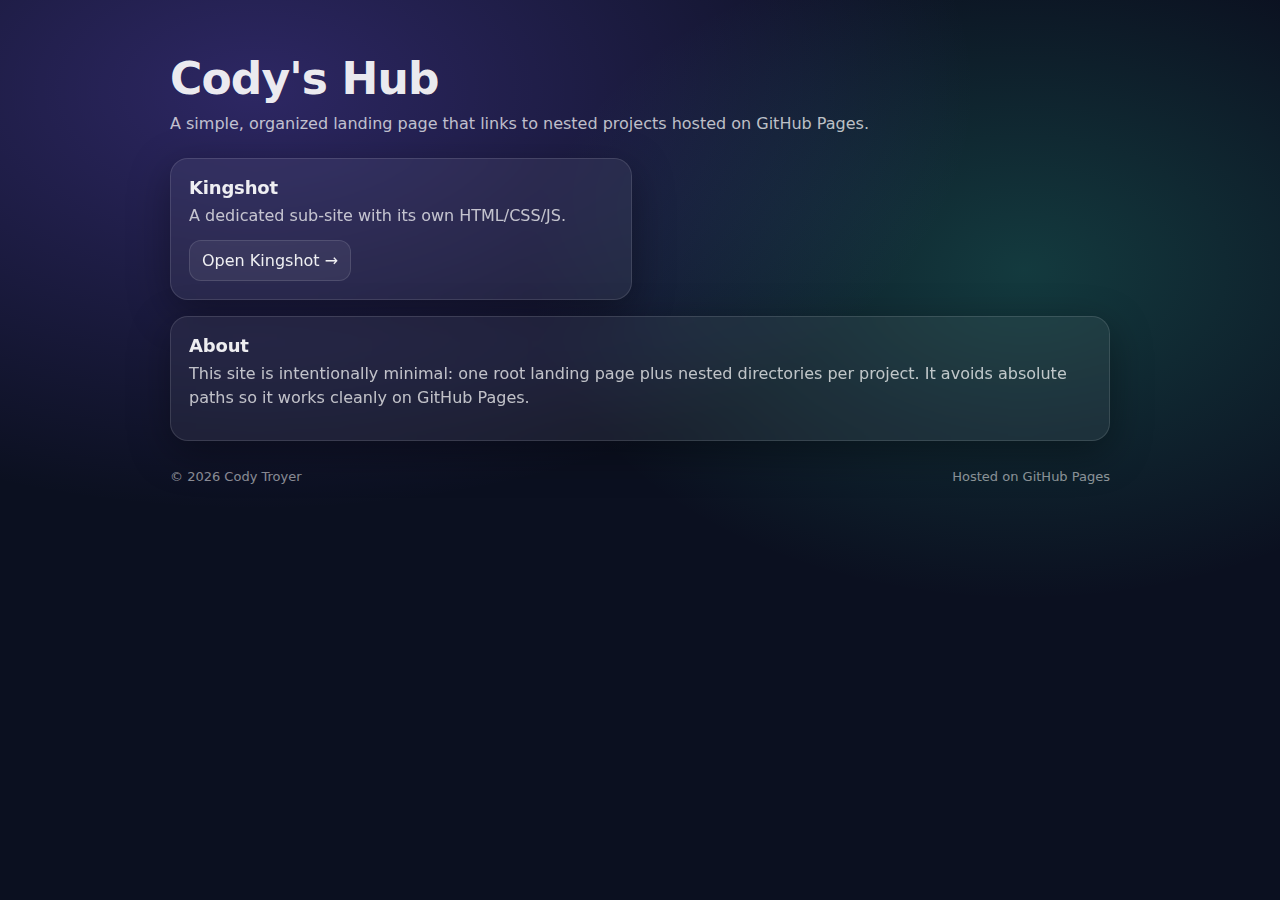
<file: index.html>
<!doctype html>
<html lang="en">
<head>
  <meta charset="utf-8" />
  <meta name="viewport" content="width=device-width,initial-scale=1" />
  <meta name="description" content="Cody Troyer — links and projects." />
  <title>Cody's Hub</title>
  <link rel="stylesheet" href="styles/style.css">
</head>

<body>
  <main class="wrap">
    <header>
      <h1 class="title">Cody's Hub</h1>
      <p class="subtitle">
        A simple, organized landing page that links to nested projects hosted on GitHub Pages.
      </p>
    </header>

    <section class="grid">
      <article class="card half">
        <h2>Kingshot</h2>
        <p>A dedicated sub-site with its own HTML/CSS/JS.</p>
        <div class="actions">
          <!-- IMPORTANT: relative link to subfolder -->
          <a class="btn" href="kingshot/">Open Kingshot →</a>
        </div>
      </article>

      <article class="card">
        <h2>About</h2>
        <p>
          This site is intentionally minimal: one root landing page plus nested directories per project.
          It avoids absolute paths so it works cleanly on GitHub Pages.
        </p>
      </article>
    </section>

    <footer>
      <span>© <span id="year"></span> Cody Troyer</span>
      <span>Hosted on GitHub Pages</span>
    </footer>
  </main>

  <script src="scripts/script.js" defer></script>
</body>
</html>
</file>
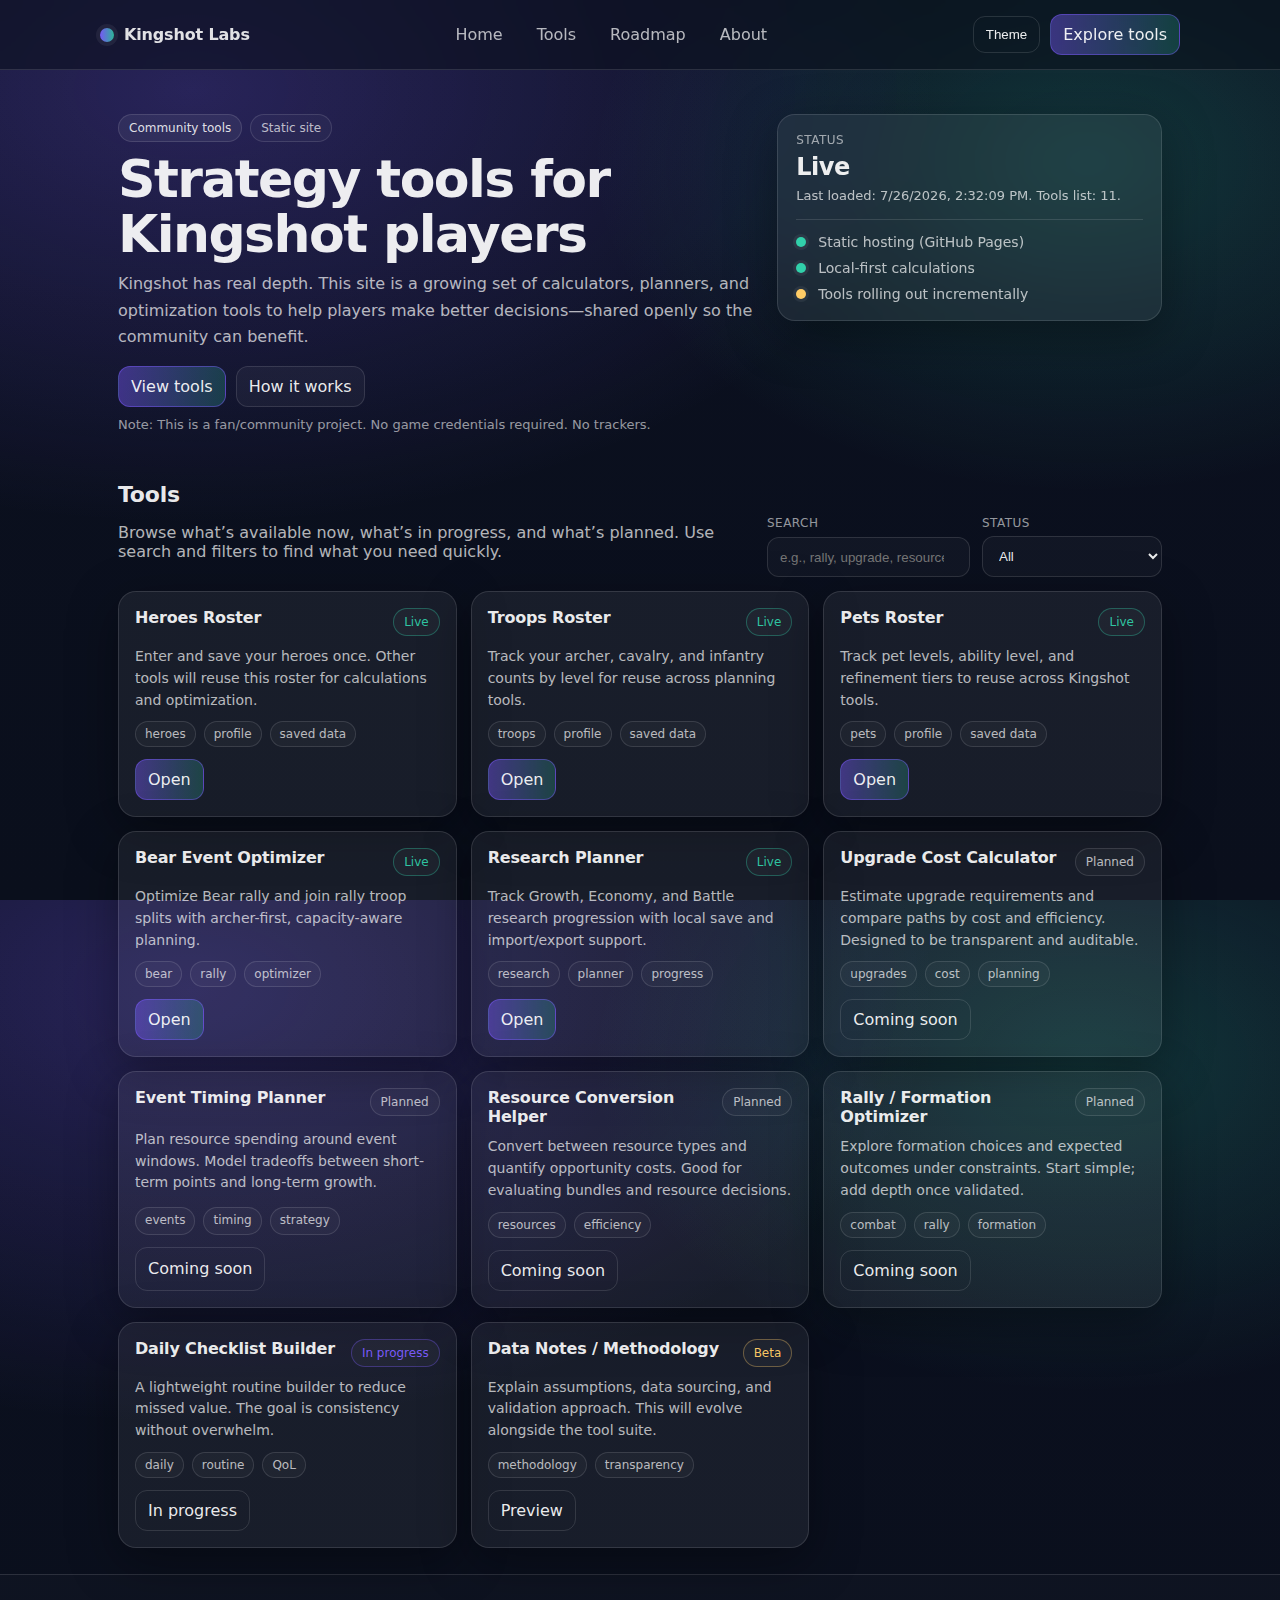
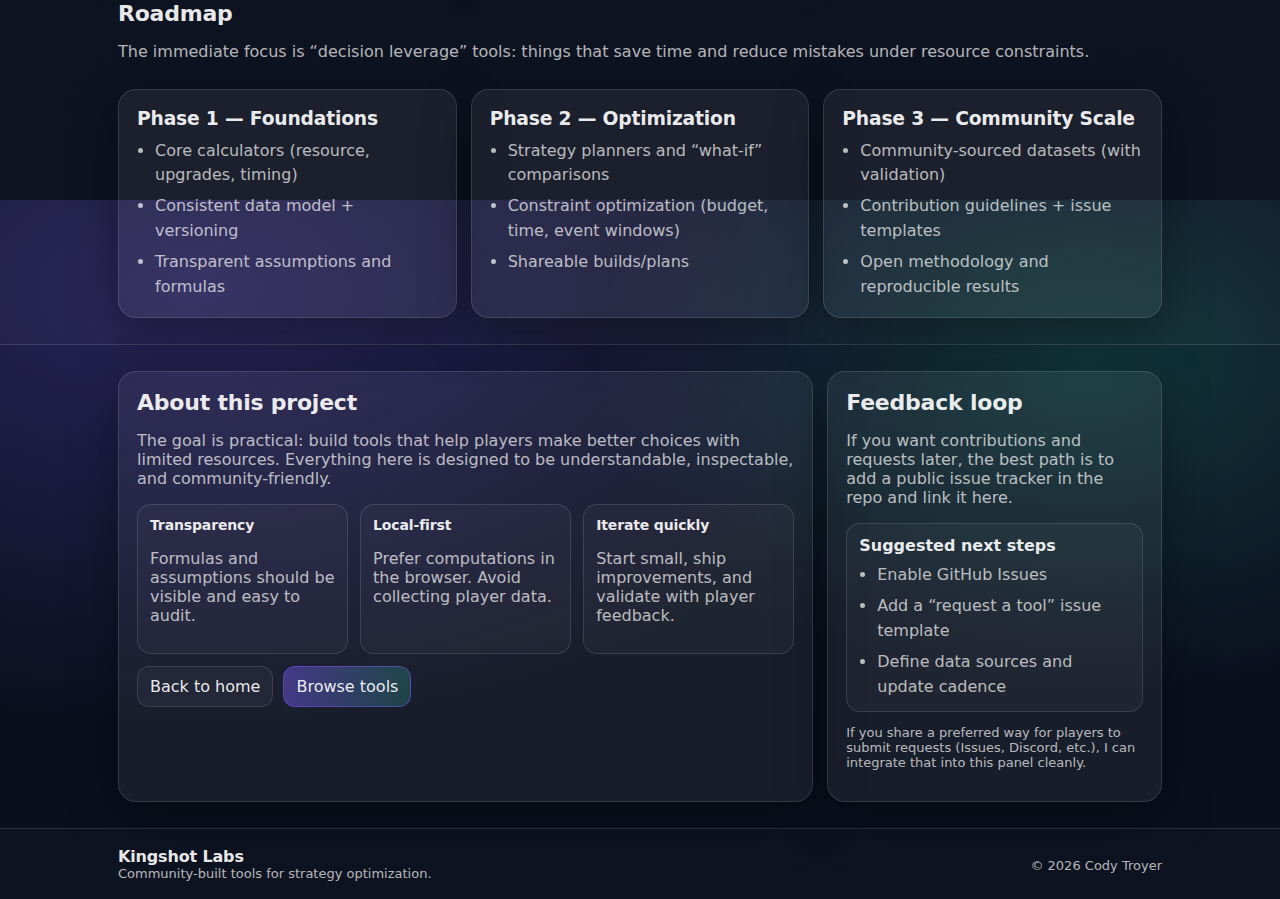
<file: kingshot/index.html>
<!doctype html>
<html lang="en">
<head>
  <meta charset="utf-8" />
  <meta name="viewport" content="width=device-width,initial-scale=1" />
  <meta name="description" content="Kingshot strategy tools and calculators built for the community." />
  <title>Kingshot Tools</title>

  <link rel="stylesheet" href="style.css" />
</head>

<body>
  <header class="site-header">
    <div class="container header-inner">
      <a class="brand" href="../" aria-label="Back to homepage">
        <span class="brand-mark" aria-hidden="true"></span>
        <span class="brand-text">Kingshot Labs</span>
      </a>

      <nav class="header-nav" aria-label="Primary">
        <a class="nav-link" href="../">Home</a>
        <a class="nav-link" href="#tools">Tools</a>
        <a class="nav-link" href="#roadmap">Roadmap</a>
        <a class="nav-link" href="#about">About</a>
      </nav>

      <div class="header-actions">
        <button class="btn ghost" id="toggleTheme" type="button" aria-label="Toggle theme">
          Theme
        </button>
        <a class="btn primary" href="#tools">Explore tools</a>
      </div>
    </div>
  </header>

  <main>
    <section class="hero">
      <div class="container hero-inner">
        <div class="hero-copy">
          <div class="badge-row">
            <span class="badge">Community tools</span>
            <span class="badge subtle" id="buildBadge">Static site</span>
          </div>

          <h1 class="hero-title">Strategy tools for Kingshot players</h1>

          <p class="hero-lead">
            Kingshot has real depth. This site is a growing set of calculators, planners, and optimization
            tools to help players make better decisions—shared openly so the community can benefit.
          </p>

          <div class="hero-cta">
            <a class="btn primary" href="#tools">View tools</a>
            <a class="btn" href="#about">How it works</a>
          </div>

          <p class="hero-footnote">
            Note: This is a fan/community project. No game credentials required. No trackers.
          </p>
        </div>

        <aside class="hero-panel" aria-label="Quick stats">
          <div class="panel-card">
            <div class="panel-kpi">
              <div class="kpi-label">Status</div>
              <div class="kpi-value" id="siteStatus">Live</div>
              <div class="kpi-sub" id="statusText">Loading…</div>
            </div>

            <div class="panel-divider" role="separator"></div>

            <div class="panel-list">
              <div class="panel-item">
                <span class="dot ok" aria-hidden="true"></span>
                <span>Static hosting (GitHub Pages)</span>
              </div>
              <div class="panel-item">
                <span class="dot ok" aria-hidden="true"></span>
                <span>Local-first calculations</span>
              </div>
              <div class="panel-item">
                <span class="dot warn" aria-hidden="true"></span>
                <span>Tools rolling out incrementally</span>
              </div>
            </div>
          </div>
        </aside>
      </div>
    </section>

    <section class="section" id="tools">
      <div class="container">
        <div class="section-head">
          <div>
            <h2>Tools</h2>
            <p class="muted">
              Browse what’s available now, what’s in progress, and what’s planned. Use search and filters
              to find what you need quickly.
            </p>
          </div>

          <div class="controls" aria-label="Tool filters">
            <div class="control">
              <label class="control-label" for="search">Search</label>
              <input id="search" type="search" class="input" placeholder="e.g., rally, upgrade, resource…" autocomplete="off" />
            </div>

            <div class="control">
              <label class="control-label" for="statusFilter">Status</label>
              <select id="statusFilter" class="select">
                <option value="all">All</option>
                <option value="live">Live</option>
                <option value="beta">Beta</option>
                <option value="wip">In progress</option>
                <option value="planned">Planned</option>
              </select>
            </div>
          </div>
        </div>

        <div class="tool-grid" id="toolGrid" aria-live="polite"></div>

        <div class="empty" id="emptyState" hidden>
          <h3>No matches</h3>
          <p class="muted">Try a broader search term or switch status to “All”.</p>
          <button class="btn" id="resetFilters" type="button">Reset filters</button>
        </div>
      </div>
    </section>

    <section class="section alt" id="roadmap">
      <div class="container">
        <div class="section-head compact">
          <div>
            <h2>Roadmap</h2>
            <p class="muted">
              The immediate focus is “decision leverage” tools: things that save time and reduce mistakes
              under resource constraints.
            </p>
          </div>
        </div>

        <div class="roadmap">
          <article class="card">
            <h3>Phase 1 — Foundations</h3>
            <ul class="list">
              <li>Core calculators (resource, upgrades, timing)</li>
              <li>Consistent data model + versioning</li>
              <li>Transparent assumptions and formulas</li>
            </ul>
          </article>

          <article class="card">
            <h3>Phase 2 — Optimization</h3>
            <ul class="list">
              <li>Strategy planners and “what-if” comparisons</li>
              <li>Constraint optimization (budget, time, event windows)</li>
              <li>Shareable builds/plans</li>
            </ul>
          </article>

          <article class="card">
            <h3>Phase 3 — Community Scale</h3>
            <ul class="list">
              <li>Community-sourced datasets (with validation)</li>
              <li>Contribution guidelines + issue templates</li>
              <li>Open methodology and reproducible results</li>
            </ul>
          </article>
        </div>
      </div>
    </section>

    <section class="section" id="about">
      <div class="container">
        <div class="about">
          <article class="card">
            <h2>About this project</h2>
            <p class="muted">
              The goal is practical: build tools that help players make better choices with limited resources.
              Everything here is designed to be understandable, inspectable, and community-friendly.
            </p>

            <div class="callouts">
              <div class="callout">
                <h3>Transparency</h3>
                <p class="muted">Formulas and assumptions should be visible and easy to audit.</p>
              </div>
              <div class="callout">
                <h3>Local-first</h3>
                <p class="muted">Prefer computations in the browser. Avoid collecting player data.</p>
              </div>
              <div class="callout">
                <h3>Iterate quickly</h3>
                <p class="muted">Start small, ship improvements, and validate with player feedback.</p>
              </div>
            </div>

            <div class="about-actions">
              <a class="btn" href="../">Back to home</a>
              <a class="btn primary" href="#tools">Browse tools</a>
            </div>
          </article>

          <aside class="card">
            <h2>Feedback loop</h2>
            <p class="muted">
              If you want contributions and requests later, the best path is to add a public issue tracker in
              the repo and link it here.
            </p>

            <div class="info-box">
              <div class="info-title">Suggested next steps</div>
              <ul class="list">
                <li>Enable GitHub Issues</li>
                <li>Add a “request a tool” issue template</li>
                <li>Define data sources and update cadence</li>
              </ul>
            </div>

            <p class="muted small">
              If you share a preferred way for players to submit requests (Issues, Discord, etc.), I can
              integrate that into this panel cleanly.
            </p>
          </aside>
        </div>
      </div>
    </section>
  </main>

  <footer class="site-footer">
    <div class="container footer-inner">
      <div class="footer-left">
        <div class="footer-brand">Kingshot Labs</div>
        <div class="muted small">Community-built tools for strategy optimization.</div>
      </div>
      <div class="footer-right">
        <span class="muted small">© <span id="year"></span> Cody Troyer</span>
      </div>
    </div>
  </footer>

  <script src="script.js" defer></script>
</body>
</html>
</file>
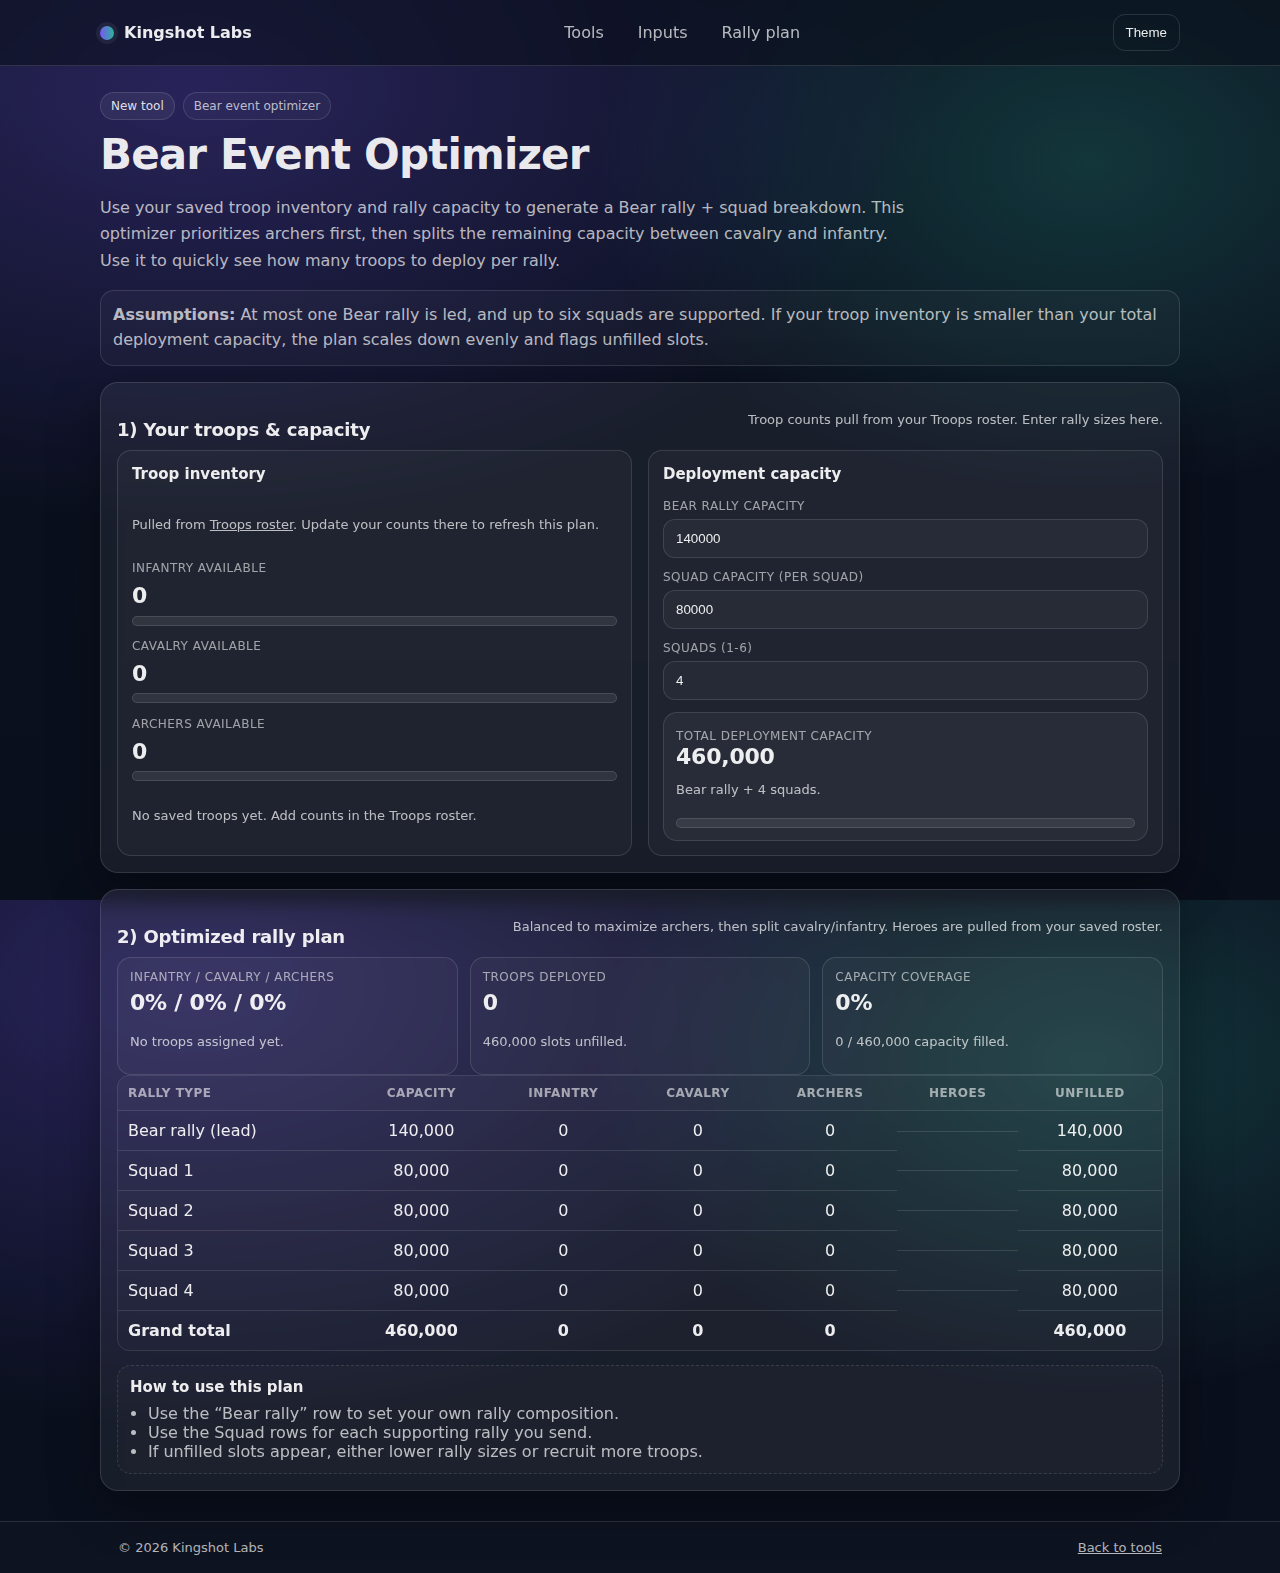
<file: kingshot/bear-event-optimizer/index.html>
<!doctype html>
<html lang="en">
<head>
  <meta charset="utf-8" />
  <meta name="viewport" content="width=device-width,initial-scale=1" />
  <meta name="description" content="Optimize your Bear event rallies with capacity-aware troop splits." />
  <title>Bear Event Optimizer | Kingshot Labs</title>

  <link rel="stylesheet" href="style.css" />
</head>

<body>
  <header class="site-header">
    <div class="container header-inner">
      <a class="brand" href="../" aria-label="Back to Kingshot tools">
        <span class="brand-mark" aria-hidden="true"></span>
        <span class="brand-text">Kingshot Labs</span>
      </a>

      <nav class="header-nav" aria-label="Primary">
        <a class="nav-link" href="../">Tools</a>
        <a class="nav-link" href="#inputs">Inputs</a>
        <a class="nav-link" href="#plan">Rally plan</a>
      </nav>

      <div class="header-actions">
        <button class="btn ghost" id="toggleTheme" type="button">Theme</button>
      </div>
    </div>
  </header>

  <main class="container main">
    <section class="hero">
      <div class="badge-row">
        <span class="badge">New tool</span>
        <span class="badge subtle">Bear event optimizer</span>
      </div>
      <h1>Bear Event Optimizer</h1>
      <p class="muted lead">
        Use your saved troop inventory and rally capacity to generate a Bear rally + squad breakdown.
        This optimizer prioritizes archers first, then splits the remaining capacity between cavalry and
        infantry. Use it to quickly see how many troops to deploy per rally.
      </p>
      <div class="notice">
        <strong>Assumptions:</strong> At most one Bear rally is led, and up to six squads are supported.
        If your troop inventory is smaller than your total deployment capacity, the plan scales down evenly
        and flags unfilled slots.
      </div>
    </section>

    <section class="panel" id="inputs" aria-label="Troops and capacity inputs">
      <div class="panel-head">
        <h2>1) Your troops & capacity</h2>
        <p class="muted small">Troop counts pull from your Troops roster. Enter rally sizes here.</p>
      </div>

      <div class="grid two">
        <div class="card">
          <h3>Troop inventory</h3>
          <p class="muted small">
            Pulled from <a href="../troops/">Troops roster</a>. Update your counts there to refresh this plan.
          </p>
          <div class="control">
            <span class="label">Infantry available</span>
            <div class="metric" id="infantryTotal">0</div>
            <div class="bar" aria-hidden="true">
              <span class="fill" id="infantryBar"></span>
            </div>
          </div>
          <div class="control">
            <span class="label">Cavalry available</span>
            <div class="metric" id="cavalryTotal">0</div>
            <div class="bar" aria-hidden="true">
              <span class="fill" id="cavalryBar"></span>
            </div>
          </div>
          <div class="control">
            <span class="label">Archers available</span>
            <div class="metric" id="archersTotal">0</div>
            <div class="bar" aria-hidden="true">
              <span class="fill" id="archerBar"></span>
            </div>
          </div>
          <p class="muted small" id="troopNote"></p>
        </div>

        <div class="card">
          <h3>Deployment capacity</h3>
          <div class="control">
            <label class="label" for="bearCapacity">Bear rally capacity</label>
            <input class="input" id="bearCapacity" type="number" min="0" value="140000" />
          </div>
          <div class="control">
            <label class="label" for="joinCapacity">Squad capacity (per squad)</label>
            <input class="input" id="joinCapacity" type="number" min="0" value="80000" />
          </div>
          <div class="control">
            <label class="label" for="joinCount">Squads (1-6)</label>
            <input class="input" id="joinCount" type="number" min="1" max="6" value="4" />
          </div>
          <div class="capacity-card">
            <div>
              <span class="label">Total deployment capacity</span>
              <div class="metric" id="totalCapacity">0</div>
              <p class="muted small" id="capacityNote">Based on your Bear rally + squads.</p>
            </div>
            <div class="bar" aria-hidden="true">
              <span class="fill" id="capacityBar"></span>
            </div>
          </div>
        </div>
      </div>
    </section>

    <section class="panel" id="plan" aria-label="Optimized rally plan">
      <div class="panel-head">
        <h2>2) Optimized rally plan</h2>
        <p class="muted small">Balanced to maximize archers, then split cavalry/infantry. Heroes are pulled from your saved roster.</p>
      </div>

      <div class="summary">
        <div class="summary-card">
          <span class="label">Infantry / Cavalry / Archers</span>
          <div class="metric" id="percentSplit">0% / 0% / 0%</div>
          <p class="muted small" id="splitNote">Percent of deployed troops.</p>
        </div>
        <div class="summary-card">
          <span class="label">Troops deployed</span>
          <div class="metric" id="deployedTotal">0</div>
          <p class="muted small" id="deployedNote">How many troops are assigned across rallies.</p>
        </div>
        <div class="summary-card">
          <span class="label">Capacity coverage</span>
          <div class="metric" id="coverage">0%</div>
          <p class="muted small" id="coverageNote">Unfilled slots if inventory is smaller.</p>
        </div>
      </div>

      <div class="table-wrap">
        <table class="table" aria-label="Rally breakdown">
          <thead>
            <tr>
              <th>Rally type</th>
              <th class="num">Capacity</th>
              <th class="num">Infantry</th>
              <th class="num">Cavalry</th>
              <th class="num">Archers</th>
              <th class="num">Heroes</th>
              <th class="num">Unfilled</th>
            </tr>
          </thead>
          <tbody id="planRows"></tbody>
        </table>
      </div>

      <div class="callout">
        <h3>How to use this plan</h3>
        <ul class="list">
          <li>Use the “Bear rally” row to set your own rally composition.</li>
          <li>Use the Squad rows for each supporting rally you send.</li>
          <li>If unfilled slots appear, either lower rally sizes or recruit more troops.</li>
        </ul>
      </div>
    </section>
  </main>

  <footer class="site-footer">
    <div class="container footer-inner">
      <span class="muted small">© <span id="year"></span> Kingshot Labs</span>
      <a class="muted small" href="../">Back to tools</a>
    </div>
  </footer>

  <script src="script.js" defer></script>
</body>
</html>
</file>
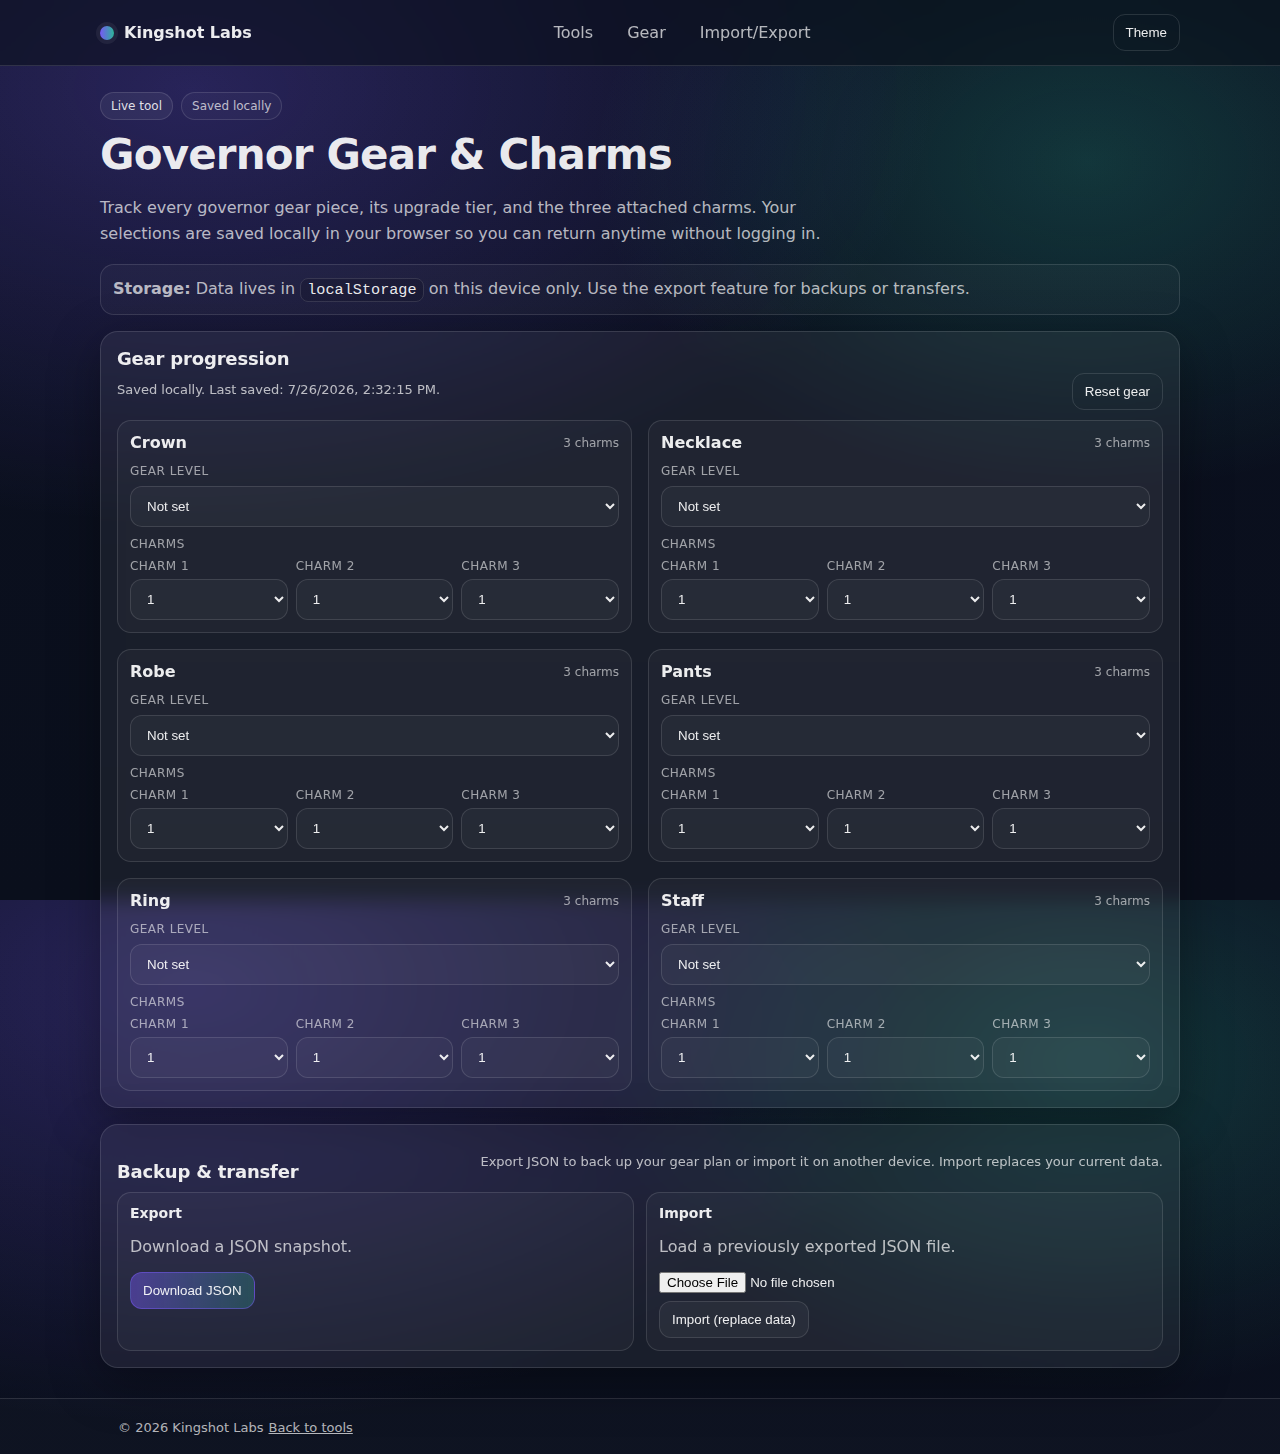
<file: kingshot/governor-gear-charms/index.html>
<!doctype html>
<html lang="en">
<head>
  <meta charset="utf-8" />
  <meta name="viewport" content="width=device-width,initial-scale=1" />
  <meta name="description" content="Track Kingshot governor gear progression and charms." />
  <title>Kingshot Governor Gear & Charms</title>

  <link rel="stylesheet" href="style.css" />
</head>

<body>
  <header class="site-header">
    <div class="container header-inner">
      <a class="brand" href="../" aria-label="Back to Kingshot tools">
        <span class="brand-mark" aria-hidden="true"></span>
        <span class="brand-text">Kingshot Labs</span>
      </a>

      <nav class="header-nav" aria-label="Primary">
        <a class="nav-link" href="../">Tools</a>
        <a class="nav-link" href="#gear">Gear</a>
        <a class="nav-link" href="#import">Import/Export</a>
      </nav>

      <div class="header-actions">
        <button class="btn ghost" id="toggleTheme" type="button">Theme</button>
      </div>
    </div>
  </header>

  <main class="container main">
    <section class="hero">
      <div class="badge-row">
        <span class="badge">Live tool</span>
        <span class="badge subtle">Saved locally</span>
      </div>
      <h1>Governor Gear & Charms</h1>
      <p class="muted lead">
        Track every governor gear piece, its upgrade tier, and the three attached charms. Your selections
        are saved locally in your browser so you can return anytime without logging in.
      </p>

      <div class="notice">
        <strong>Storage:</strong> Data lives in <code>localStorage</code> on this device only. Use the
        export feature for backups or transfers.
      </div>
    </section>

    <section class="panel" id="gear" aria-label="Governor gear tracker">
      <div class="panel-head">
        <div>
          <h2>Gear progression</h2>
          <p class="muted small" id="statusText">Saved locally.</p>
        </div>
        <div class="panel-actions">
          <button class="btn ghost" id="resetGear" type="button">Reset gear</button>
        </div>
      </div>

      <div class="gear-grid" id="gearGrid"></div>
    </section>

    <section class="panel" id="import" aria-label="Import and export">
      <div class="panel-head">
        <h2>Backup & transfer</h2>
        <p class="muted small">
          Export JSON to back up your gear plan or import it on another device. Import replaces your
          current data.
        </p>
      </div>

      <div class="io-grid">
        <div class="io-card">
          <h3>Export</h3>
          <p class="muted">Download a JSON snapshot.</p>
          <div class="io-actions">
            <button class="btn primary" id="exportBtn" type="button">Download JSON</button>
          </div>
        </div>

        <div class="io-card">
          <h3>Import</h3>
          <p class="muted">Load a previously exported JSON file.</p>
          <div class="io-actions">
            <input class="file" id="importFile" type="file" accept="application/json" />
            <button class="btn" id="importBtn" type="button">Import (replace data)</button>
          </div>
        </div>
      </div>
    </section>
  </main>

  <footer class="site-footer">
    <div class="container footer-inner">
      <span class="muted small">© <span id="year"></span> Kingshot Labs</span>
      <a class="muted small" href="../">Back to tools</a>
    </div>
  </footer>

  <script src="script.js" defer></script>
</body>
</html>
</file>
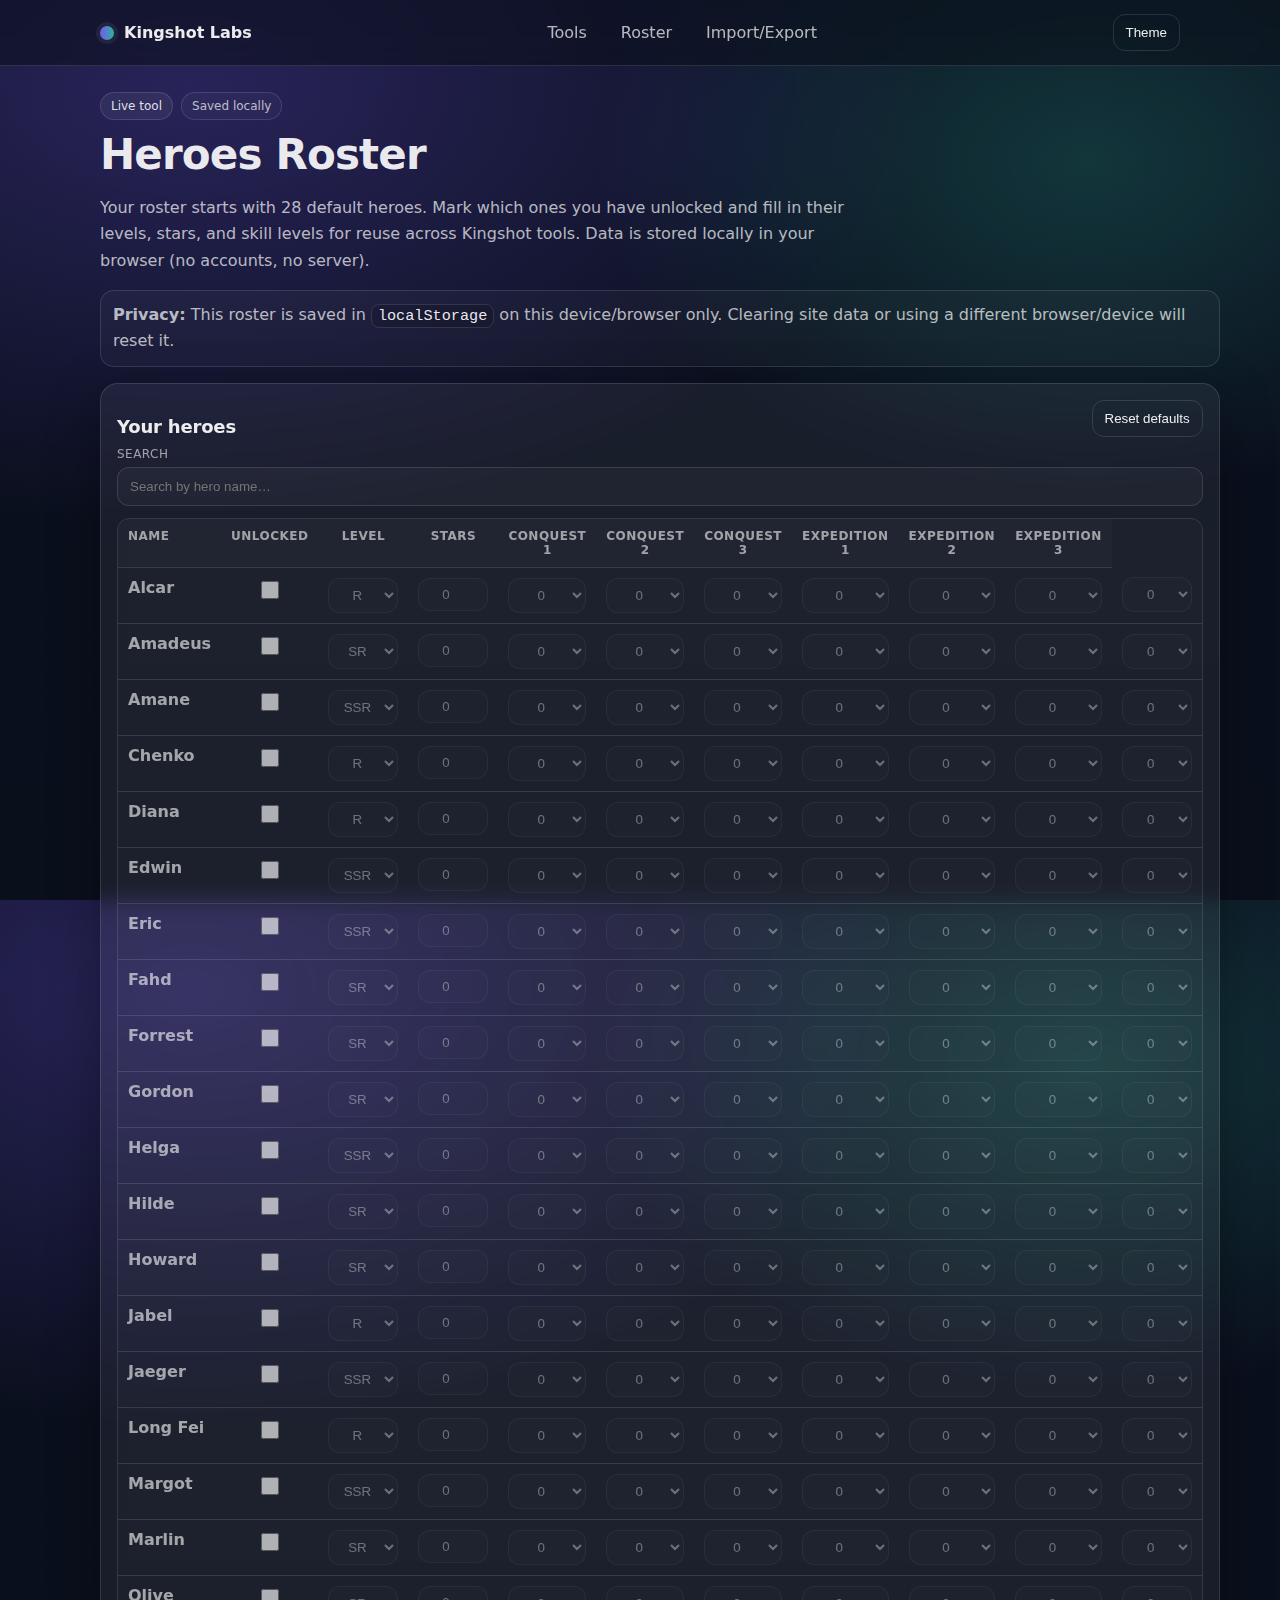
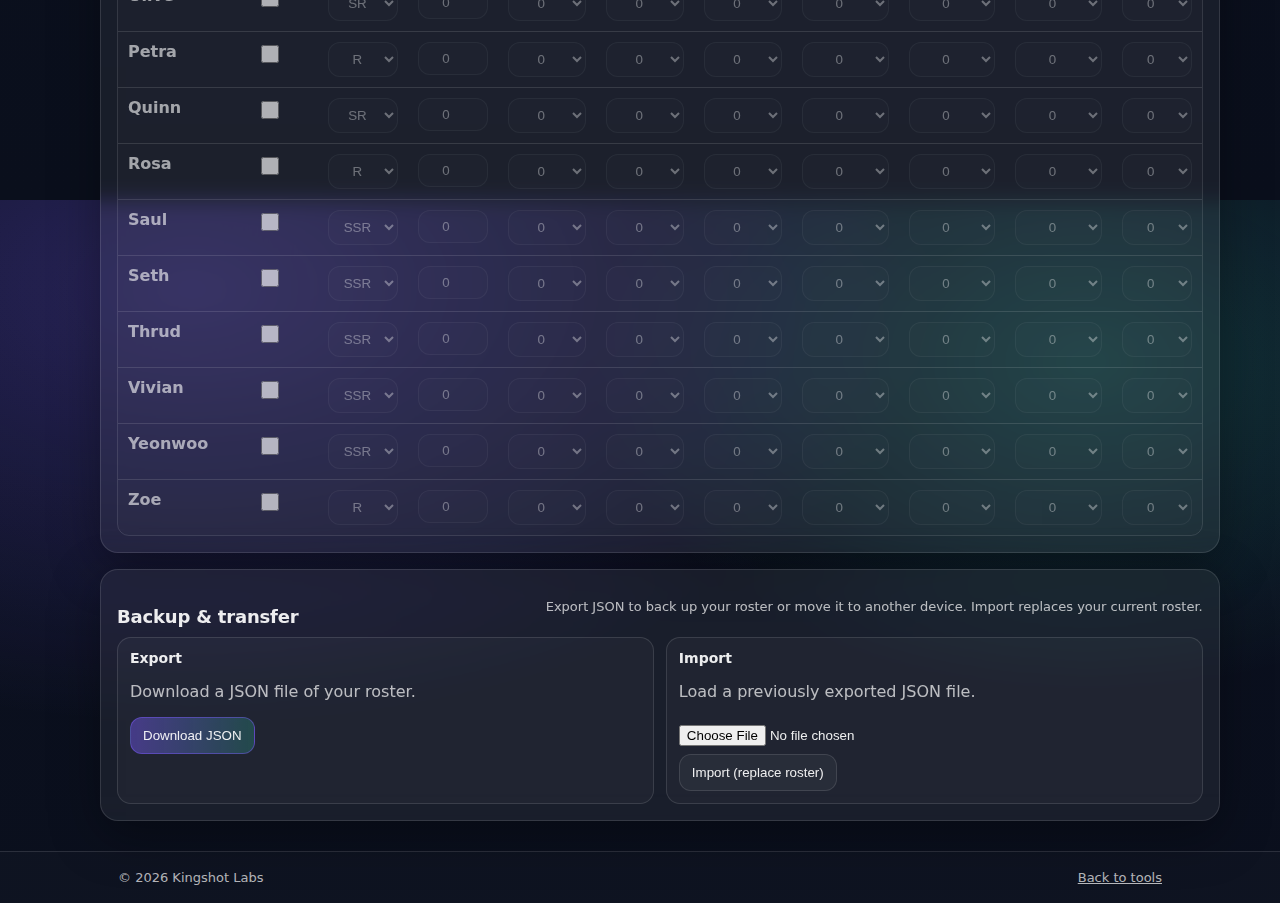
<file: kingshot/heroes/index.html>
<!doctype html>
<html lang="en">
<head>
  <meta charset="utf-8" />
  <meta name="viewport" content="width=device-width,initial-scale=1" />
  <meta name="description" content="Save your Kingshot heroes roster for reuse across tools." />
  <title>Kingshot Heroes Roster</title>

  <link rel="stylesheet" href="style.css" />
</head>

<body>
  <header class="site-header">
    <div class="container header-inner">
      <a class="brand" href="../" aria-label="Back to Kingshot tools">
        <span class="brand-mark" aria-hidden="true"></span>
        <span class="brand-text">Kingshot Labs</span>
      </a>

      <nav class="header-nav" aria-label="Primary">
        <a class="nav-link" href="../">Tools</a>
        <a class="nav-link" href="#roster">Roster</a>
        <a class="nav-link" href="#import">Import/Export</a>
      </nav>

      <div class="header-actions">
        <button class="btn ghost" id="toggleTheme" type="button">Theme</button>
      </div>
    </div>
  </header>

  <main class="container main">
    <section class="hero">
      <div class="badge-row">
        <span class="badge">Live tool</span>
        <span class="badge subtle">Saved locally</span>
      </div>
      <h1>Heroes Roster</h1>
      <p class="muted lead">
        Your roster starts with 28 default heroes. Mark which ones you have unlocked and fill in their
        levels, stars, and skill levels for reuse across Kingshot tools. Data is stored locally in your browser
        (no accounts, no server).
      </p>

      <div class="notice">
        <strong>Privacy:</strong> This roster is saved in <code>localStorage</code> on this device/browser only.
        Clearing site data or using a different browser/device will reset it.
      </div>
    </section>

    <section class="panel" id="roster" aria-label="Roster editor">
      <div class="panel-head">
        <h2>Your heroes</h2>
        <div class="panel-actions">
          <button class="btn ghost" id="resetRoster" type="button">Reset defaults</button>
        </div>
      </div>

      <div class="filters">
        <div class="control">
          <label class="label" for="search">Search</label>
          <input class="input" id="search" type="search" placeholder="Search by hero name…" autocomplete="off" />
        </div>
      </div>

      <div class="table-wrap">
        <table class="table" aria-label="Heroes table">
          <thead>
            <tr>
              <th>Name</th>
              <th class="num">Unlocked</th>
              <th class="num">Level</th>
              <th class="num">Stars</th>
              <th class="num">Conquest 1</th>
              <th class="num">Conquest 2</th>
              <th class="num">Conquest 3</th>
              <th class="num">Expedition 1</th>
              <th class="num">Expedition 2</th>
              <th class="num">Expedition 3</th>
            </tr>
          </thead>
          <tbody id="tbody"></tbody>
        </table>
      </div>

      <div class="empty" id="emptyState" hidden>
        <h3>No heroes yet</h3>
        <p class="muted">Your default roster will appear here.</p>
      </div>
    </section>

    <section class="panel" id="import" aria-label="Import and export">
      <div class="panel-head">
        <h2>Backup & transfer</h2>
        <p class="muted small">
          Export JSON to back up your roster or move it to another device. Import replaces your current roster.
        </p>
      </div>

      <div class="io-grid">
        <div class="io-card">
          <h3>Export</h3>
          <p class="muted">Download a JSON file of your roster.</p>
          <div class="io-actions">
            <button class="btn primary" id="exportBtn" type="button">Download JSON</button>
          </div>
        </div>

        <div class="io-card">
          <h3>Import</h3>
          <p class="muted">Load a previously exported JSON file.</p>
          <div class="io-actions">
            <input class="file" id="importFile" type="file" accept="application/json" />
            <button class="btn" id="importBtn" type="button">Import (replace roster)</button>
          </div>
        </div>
      </div>
    </section>

    <section class="panel" id="debugPanel" aria-label="Data model" hidden>
      <div class="panel-head">
        <h2>For future tools</h2>
        <p class="muted small">
          This page stores a simple roster object other tools can read. Next calculators can pull your heroes
          and let you pick a squad, compare builds, etc.
        </p>
      </div>
      <pre class="code"><code id="debugPreview" aria-label="Roster JSON preview"></code></pre>
    </section>
  </main>

  <footer class="site-footer">
    <div class="container footer-inner">
      <span class="muted small">© <span id="year"></span> Kingshot Labs</span>
      <a class="muted small" href="../">Back to tools</a>
    </div>
  </footer>

  <script src="hero-constants.js" defer></script>
  <script src="script.js" defer></script>
</body>
</html>
</file>
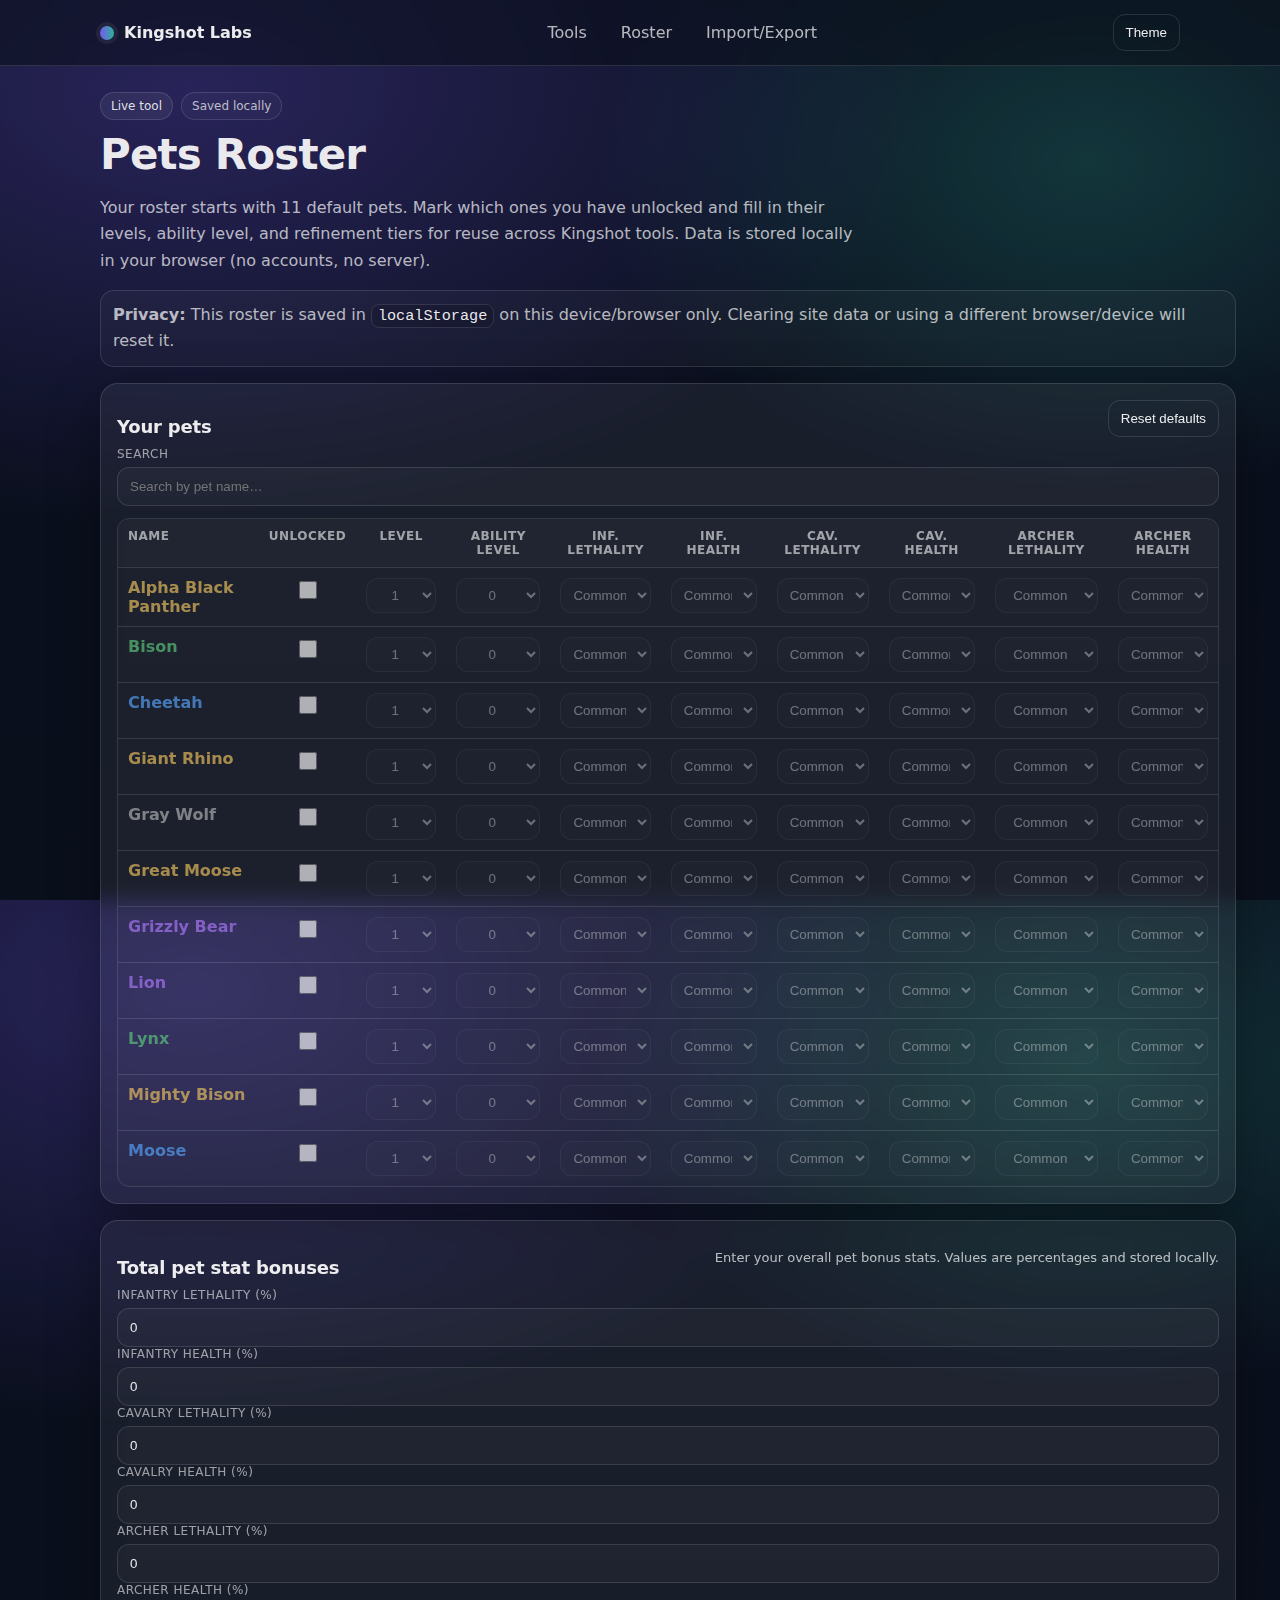
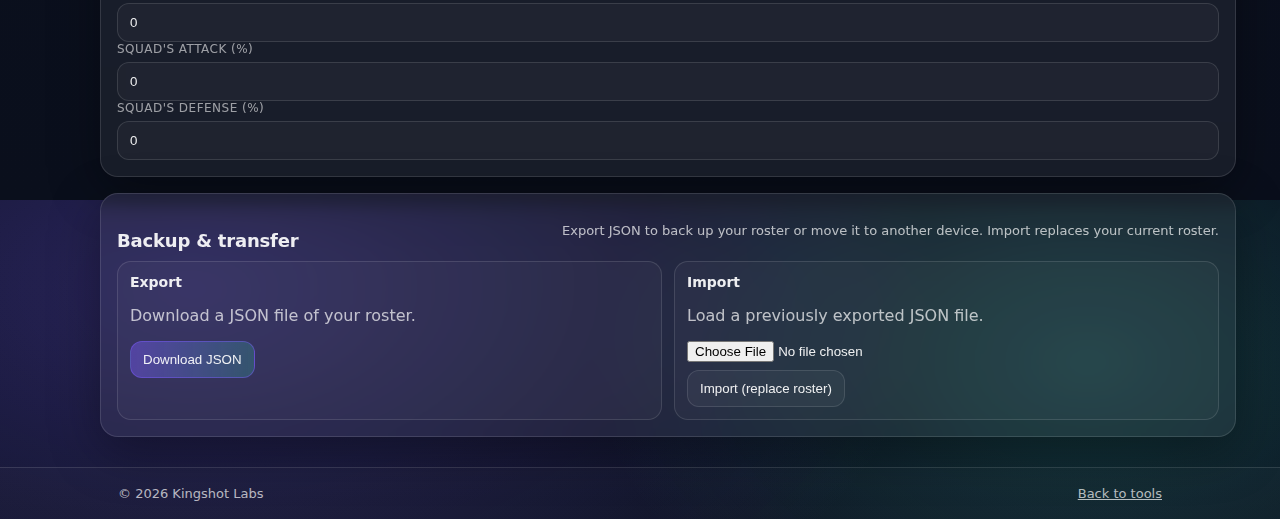
<file: kingshot/pets/index.html>
<!doctype html>
<html lang="en">
<head>
  <meta charset="utf-8" />
  <meta name="viewport" content="width=device-width,initial-scale=1" />
  <meta name="description" content="Save your Kingshot pets roster for reuse across tools." />
  <title>Kingshot Pets Roster</title>

  <link rel="stylesheet" href="style.css" />
</head>

<body>
  <header class="site-header">
    <div class="container header-inner">
      <a class="brand" href="../" aria-label="Back to Kingshot tools">
        <span class="brand-mark" aria-hidden="true"></span>
        <span class="brand-text">Kingshot Labs</span>
      </a>

      <nav class="header-nav" aria-label="Primary">
        <a class="nav-link" href="../">Tools</a>
        <a class="nav-link" href="#roster">Roster</a>
        <a class="nav-link" href="#import">Import/Export</a>
      </nav>

      <div class="header-actions">
        <button class="btn ghost" id="toggleTheme" type="button">Theme</button>
      </div>
    </div>
  </header>

  <main class="container main">
    <section class="hero">
      <div class="badge-row">
        <span class="badge">Live tool</span>
        <span class="badge subtle">Saved locally</span>
      </div>
      <h1>Pets Roster</h1>
      <p class="muted lead">
        Your roster starts with 11 default pets. Mark which ones you have unlocked and fill in their
        levels, ability level, and refinement tiers for reuse across Kingshot tools. Data is stored locally in
        your browser (no accounts, no server).
      </p>

      <div class="notice">
        <strong>Privacy:</strong> This roster is saved in <code>localStorage</code> on this device/browser only.
        Clearing site data or using a different browser/device will reset it.
      </div>
    </section>

    <section class="panel" id="roster" aria-label="Roster editor">
      <div class="panel-head">
        <h2>Your pets</h2>
        <div class="panel-actions">
          <button class="btn ghost" id="resetRoster" type="button">Reset defaults</button>
        </div>
      </div>

      <div class="filters">
        <div class="control">
          <label class="label" for="search">Search</label>
          <input class="input" id="search" type="search" placeholder="Search by pet name…" autocomplete="off" />
        </div>
      </div>

      <div class="table-wrap">
        <table class="table" aria-label="Pets table">
          <thead>
            <tr>
              <th>Name</th>
              <th class="num">Unlocked</th>
              <th class="num">Level</th>
              <th class="num">Ability Level</th>
              <th class="num">Inf. Lethality</th>
              <th class="num">Inf. Health</th>
              <th class="num">Cav. Lethality</th>
              <th class="num">Cav. Health</th>
              <th class="num">Archer Lethality</th>
              <th class="num">Archer Health</th>
            </tr>
          </thead>
          <tbody id="tbody"></tbody>
        </table>
      </div>

      <div class="empty" id="emptyState" hidden>
        <h3>No pets yet</h3>
        <p class="muted">Your default roster will appear here.</p>
      </div>
    </section>

    <section class="panel" id="bonuses" aria-label="Total pet stat bonuses">
      <div class="panel-head">
        <h2>Total pet stat bonuses</h2>
        <p class="muted small">Enter your overall pet bonus stats. Values are percentages and stored locally.</p>
      </div>

      <div class="bonus-grid">
        <div class="control">
          <label class="label" for="bonusInfLethality">Infantry Lethality (%)</label>
          <input class="input bonus-input" id="bonusInfLethality" type="text" inputmode="decimal" placeholder="0" />
        </div>
        <div class="control">
          <label class="label" for="bonusInfHealth">Infantry Health (%)</label>
          <input class="input bonus-input" id="bonusInfHealth" type="text" inputmode="decimal" placeholder="0" />
        </div>
        <div class="control">
          <label class="label" for="bonusCavLethality">Cavalry Lethality (%)</label>
          <input class="input bonus-input" id="bonusCavLethality" type="text" inputmode="decimal" placeholder="0" />
        </div>
        <div class="control">
          <label class="label" for="bonusCavHealth">Cavalry Health (%)</label>
          <input class="input bonus-input" id="bonusCavHealth" type="text" inputmode="decimal" placeholder="0" />
        </div>
        <div class="control">
          <label class="label" for="bonusArcherLethality">Archer Lethality (%)</label>
          <input class="input bonus-input" id="bonusArcherLethality" type="text" inputmode="decimal" placeholder="0" />
        </div>
        <div class="control">
          <label class="label" for="bonusArcherHealth">Archer Health (%)</label>
          <input class="input bonus-input" id="bonusArcherHealth" type="text" inputmode="decimal" placeholder="0" />
        </div>
        <div class="control">
          <label class="label" for="bonusSquadAttack">Squad's Attack (%)</label>
          <input class="input bonus-input" id="bonusSquadAttack" type="text" inputmode="decimal" placeholder="0" />
        </div>
        <div class="control">
          <label class="label" for="bonusSquadDefense">Squad's Defense (%)</label>
          <input class="input bonus-input" id="bonusSquadDefense" type="text" inputmode="decimal" placeholder="0" />
        </div>
      </div>
    </section>

    <section class="panel" id="import" aria-label="Import and export">
      <div class="panel-head">
        <h2>Backup & transfer</h2>
        <p class="muted small">
          Export JSON to back up your roster or move it to another device. Import replaces your current roster.
        </p>
      </div>

      <div class="io-grid">
        <div class="io-card">
          <h3>Export</h3>
          <p class="muted">Download a JSON file of your roster.</p>
          <div class="io-actions">
            <button class="btn primary" id="exportBtn" type="button">Download JSON</button>
          </div>
        </div>

        <div class="io-card">
          <h3>Import</h3>
          <p class="muted">Load a previously exported JSON file.</p>
          <div class="io-actions">
            <input class="file" id="importFile" type="file" accept="application/json" />
            <button class="btn" id="importBtn" type="button">Import (replace roster)</button>
          </div>
        </div>
      </div>
    </section>

    <section class="panel" id="debugPanel" aria-label="Data model" hidden>
      <div class="panel-head">
        <h2>For future tools</h2>
        <p class="muted small">
          This page stores a simple roster object other tools can read. Next calculators can pull your pets
          and let you pick a lineup, compare builds, etc.
        </p>
      </div>
      <pre class="code"><code id="debugPreview" aria-label="Roster JSON preview"></code></pre>
    </section>
  </main>

  <footer class="site-footer">
    <div class="container footer-inner">
      <span class="muted small">© <span id="year"></span> Kingshot Labs</span>
      <a class="muted small" href="../">Back to tools</a>
    </div>
  </footer>

  <script src="pet-constants.js" defer></script>
  <script src="script.js" defer></script>
</body>
</html>
</file>
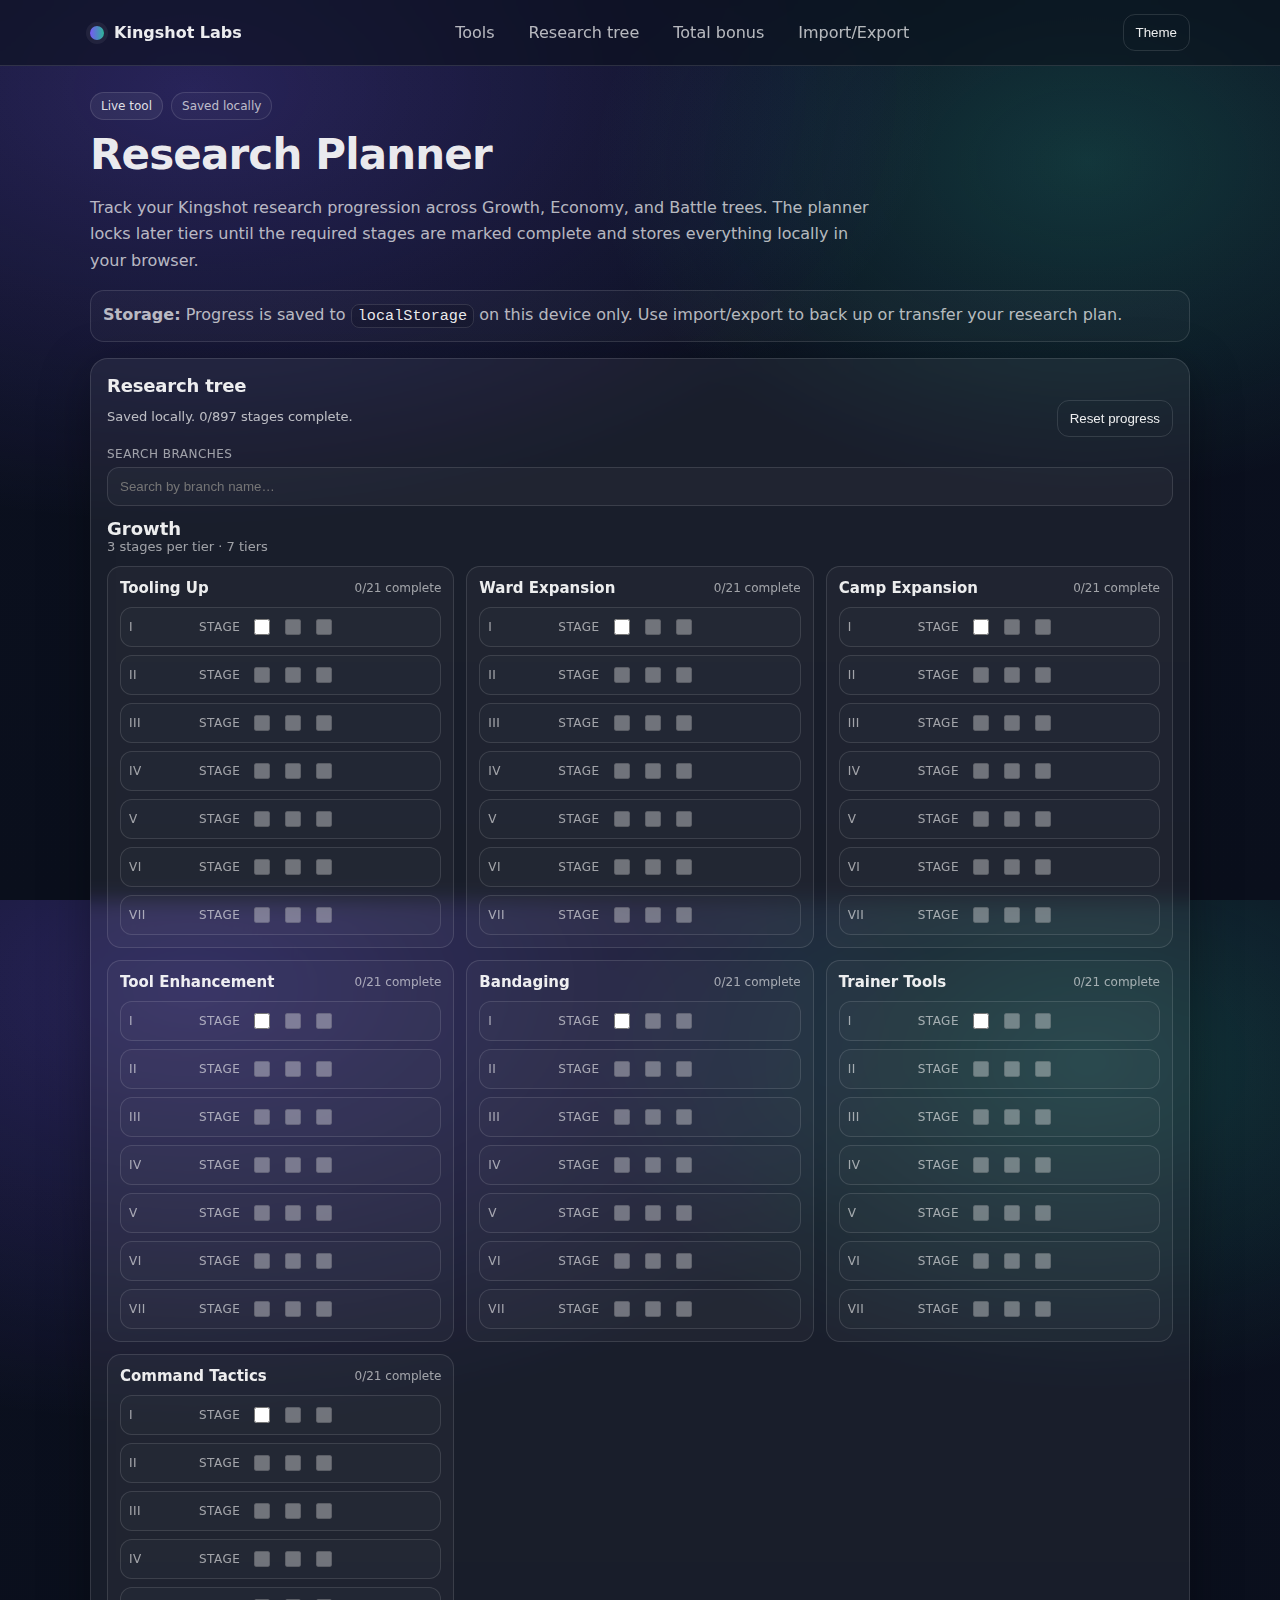
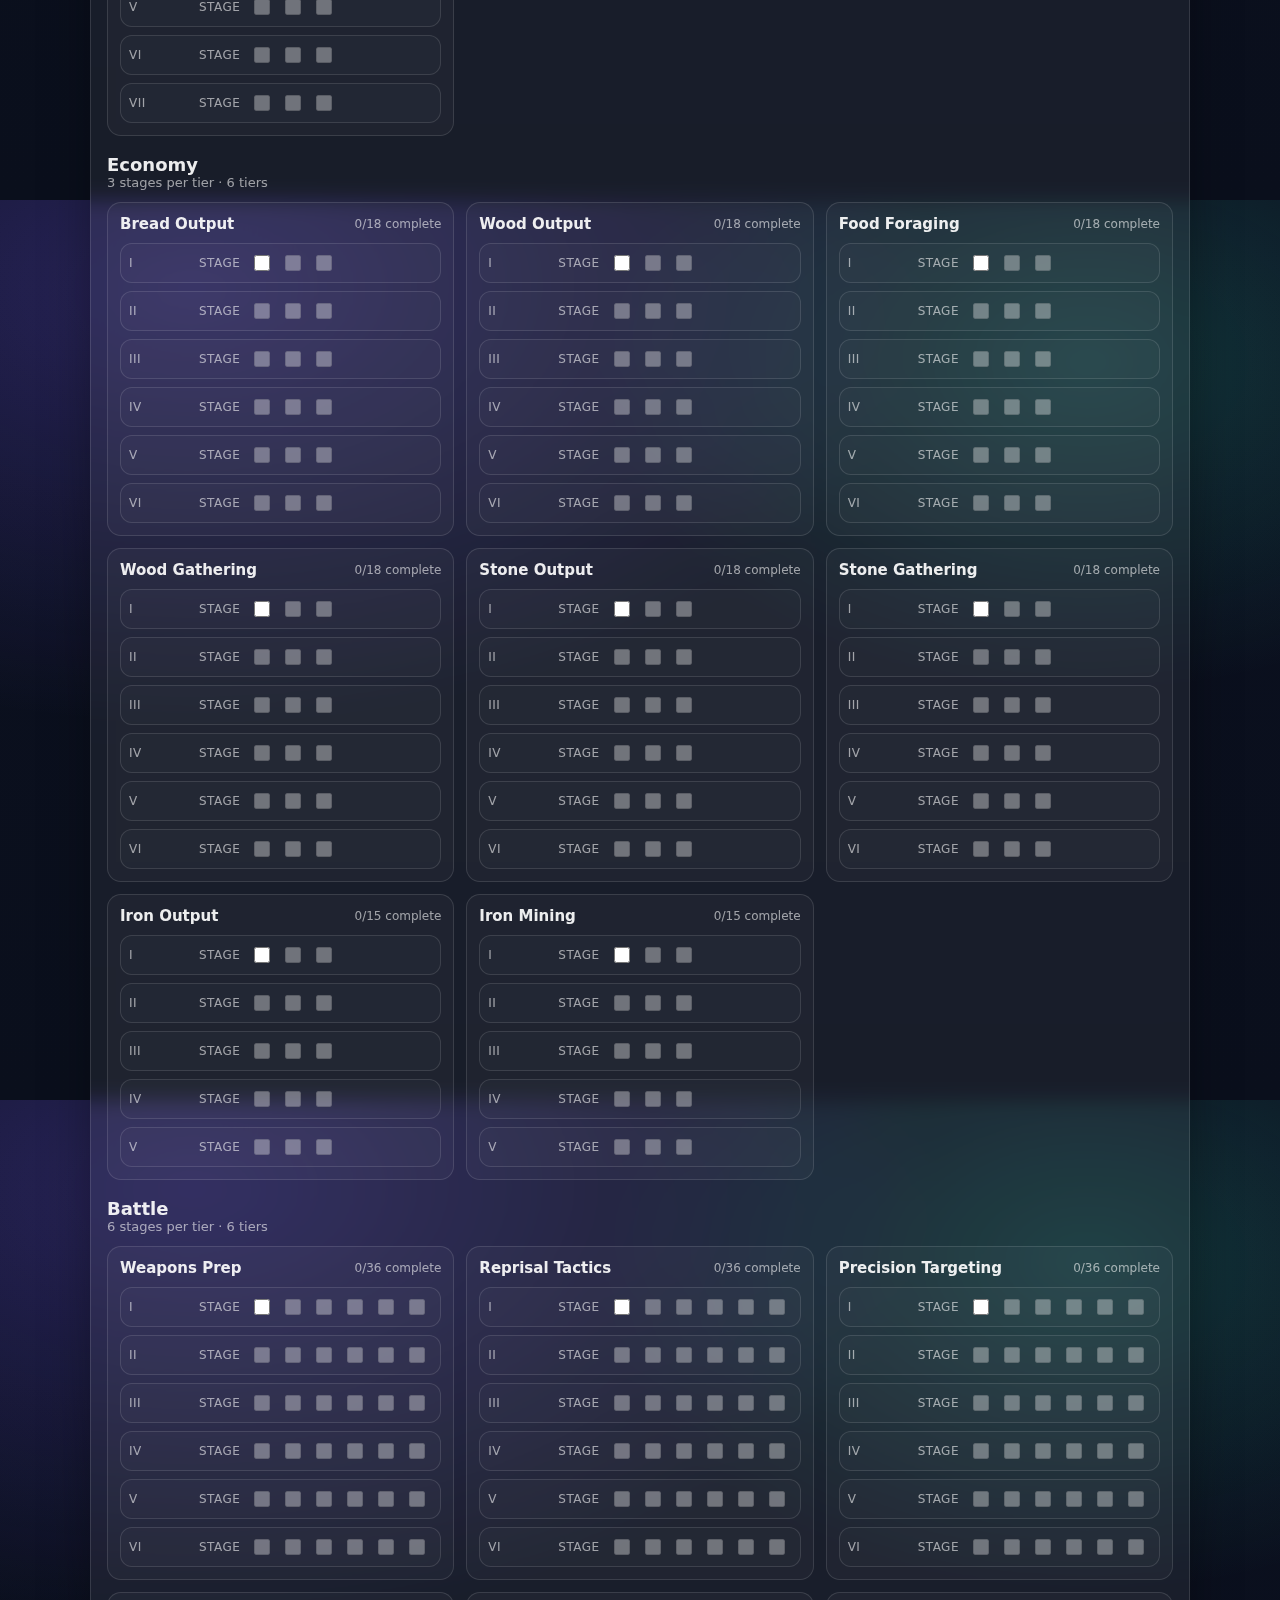
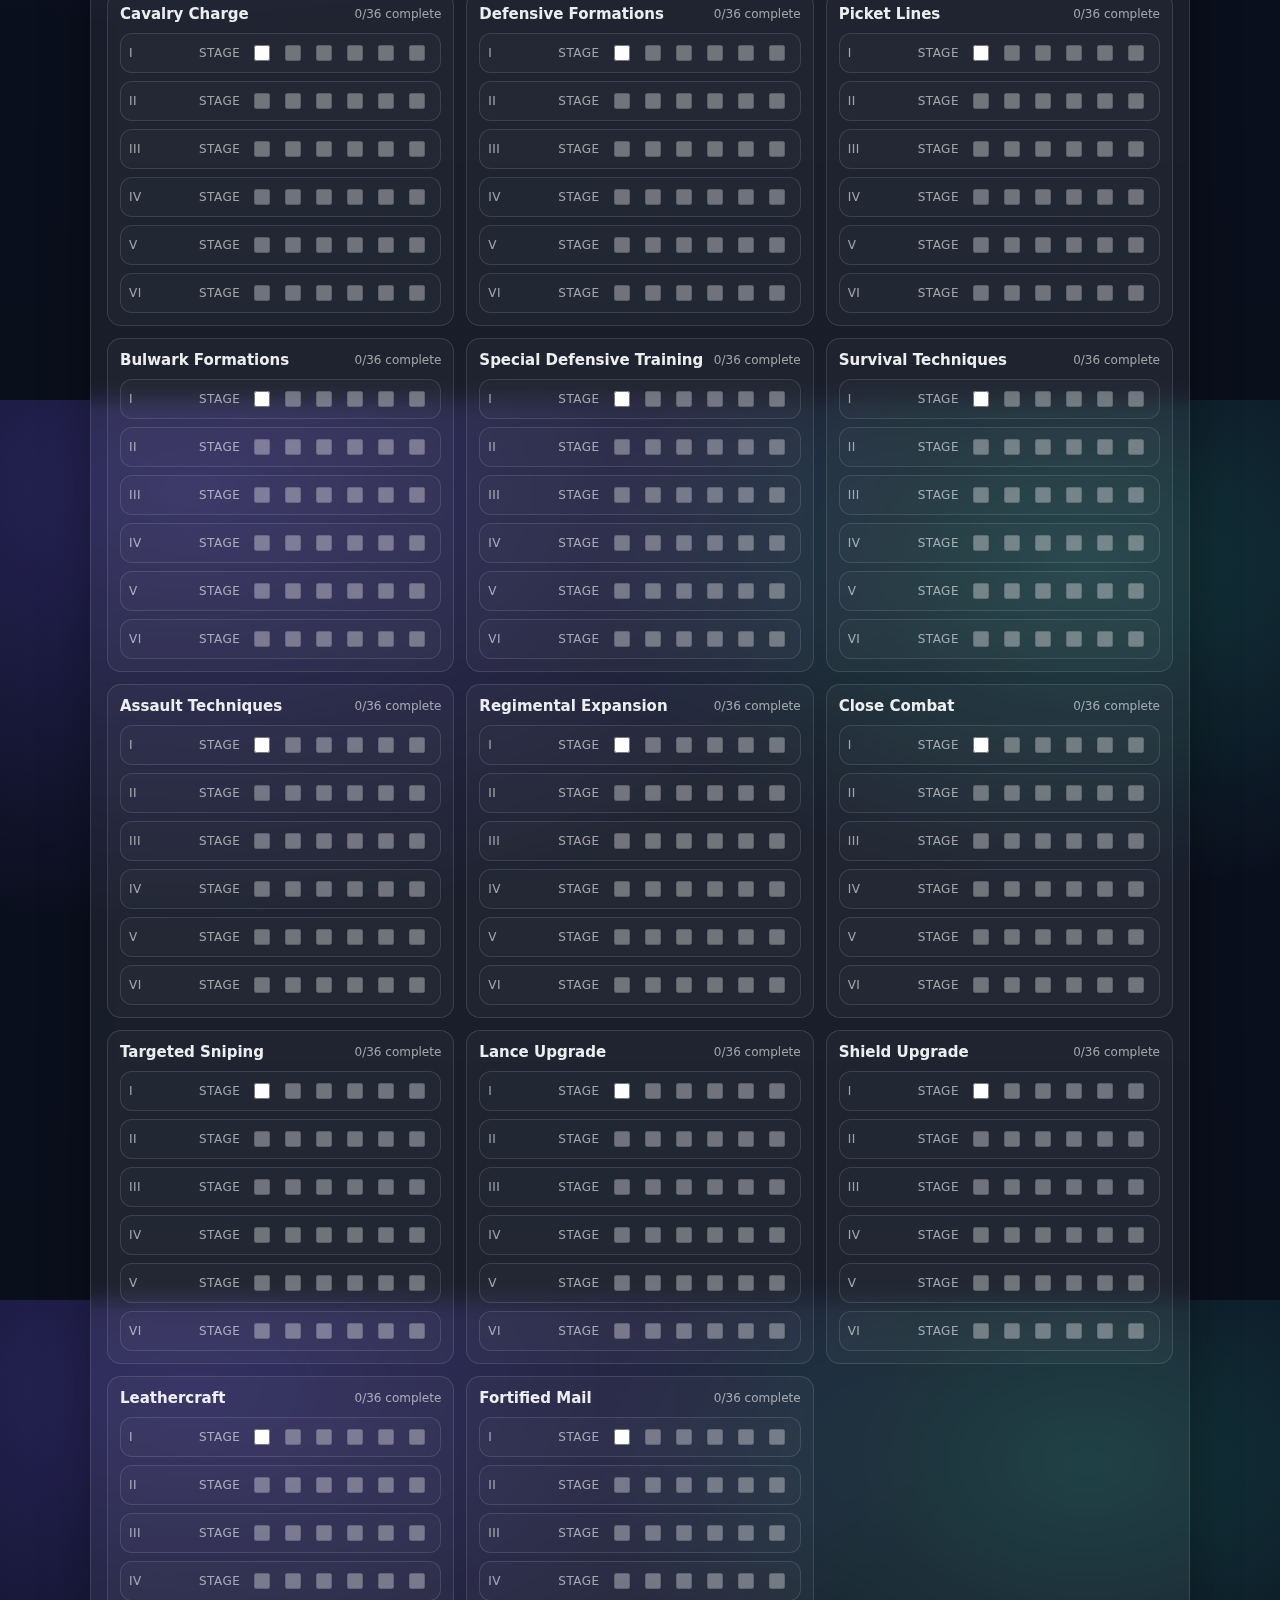
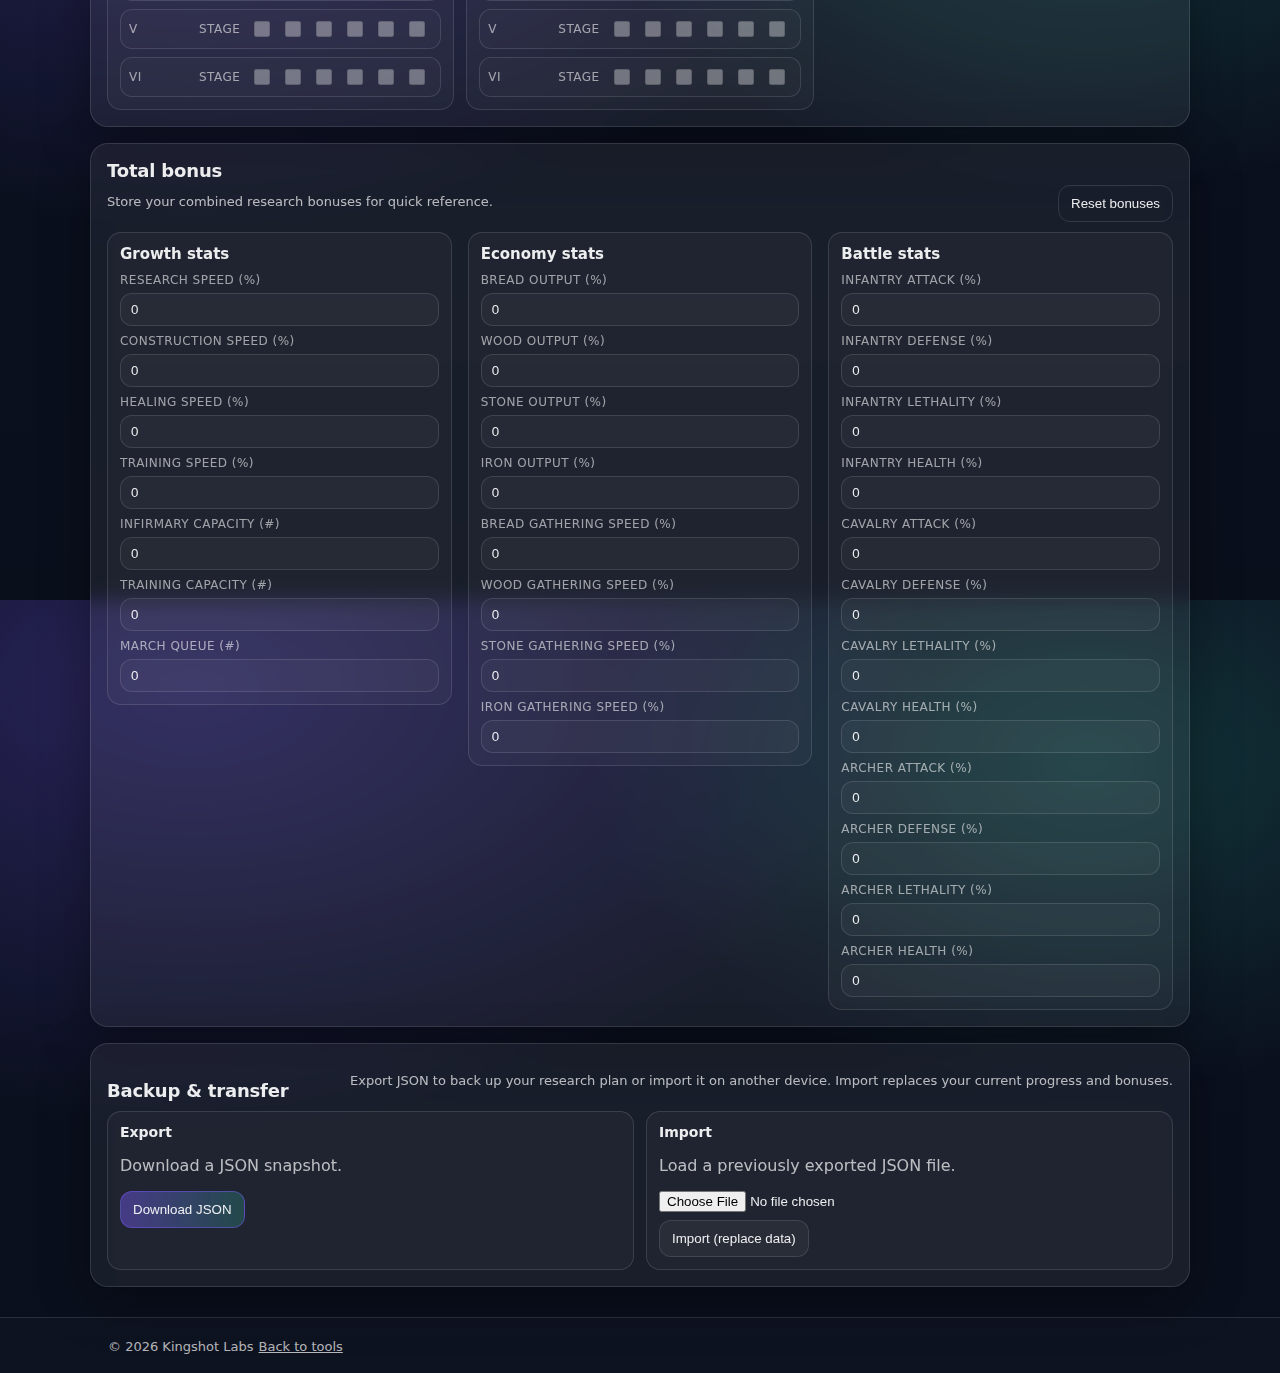
<file: kingshot/research/index.html>
<!doctype html>
<html lang="en">
<head>
  <meta charset="utf-8" />
  <meta name="viewport" content="width=device-width,initial-scale=1" />
  <meta name="description" content="Plan and track Kingshot research progression." />
  <title>Kingshot Research Planner</title>

  <link rel="stylesheet" href="style.css" />
</head>

<body>
  <header class="site-header">
    <div class="container header-inner">
      <a class="brand" href="../" aria-label="Back to Kingshot tools">
        <span class="brand-mark" aria-hidden="true"></span>
        <span class="brand-text">Kingshot Labs</span>
      </a>

      <nav class="header-nav" aria-label="Primary">
        <a class="nav-link" href="../">Tools</a>
        <a class="nav-link" href="#tree">Research tree</a>
        <a class="nav-link" href="#bonus">Total bonus</a>
        <a class="nav-link" href="#import">Import/Export</a>
      </nav>

      <div class="header-actions">
        <button class="btn ghost" id="toggleTheme" type="button">Theme</button>
      </div>
    </div>
  </header>

  <main class="container main">
    <section class="hero">
      <div class="badge-row">
        <span class="badge">Live tool</span>
        <span class="badge subtle">Saved locally</span>
      </div>
      <h1>Research Planner</h1>
      <p class="muted lead">
        Track your Kingshot research progression across Growth, Economy, and Battle trees. The planner
        locks later tiers until the required stages are marked complete and stores everything locally in
        your browser.
      </p>

      <div class="notice">
        <strong>Storage:</strong> Progress is saved to <code>localStorage</code> on this device only. Use
        import/export to back up or transfer your research plan.
      </div>
    </section>

    <section class="panel" id="tree" aria-label="Research tree tracker">
      <div class="panel-head">
        <div>
          <h2>Research tree</h2>
          <p class="muted small" id="statusText">Saved locally.</p>
        </div>
        <div class="panel-actions">
          <button class="btn ghost" id="resetProgress" type="button">Reset progress</button>
        </div>
      </div>

      <div class="filters">
        <div class="control">
          <label class="label" for="search">Search branches</label>
          <input class="input" id="search" type="search" placeholder="Search by branch name…" autocomplete="off" />
        </div>
      </div>

      <div class="tree-grid" id="treeGrid"></div>

      <div class="empty" id="emptyState" hidden>
        <h3>No branches found</h3>
        <p class="muted">Try a different search term.</p>
      </div>
    </section>

    <section class="panel" id="bonus" aria-label="Total bonus summary">
      <div class="panel-head">
        <div>
          <h2>Total bonus</h2>
          <p class="muted small">Store your combined research bonuses for quick reference.</p>
        </div>
        <div class="panel-actions">
          <button class="btn ghost" id="resetBonuses" type="button">Reset bonuses</button>
        </div>
      </div>

      <div class="bonus-grid" id="bonusGrid"></div>
    </section>

    <section class="panel" id="import" aria-label="Import and export">
      <div class="panel-head">
        <h2>Backup & transfer</h2>
        <p class="muted small">
          Export JSON to back up your research plan or import it on another device. Import replaces your
          current progress and bonuses.
        </p>
      </div>

      <div class="io-grid">
        <div class="io-card">
          <h3>Export</h3>
          <p class="muted">Download a JSON snapshot.</p>
          <div class="io-actions">
            <button class="btn primary" id="exportBtn" type="button">Download JSON</button>
          </div>
        </div>

        <div class="io-card">
          <h3>Import</h3>
          <p class="muted">Load a previously exported JSON file.</p>
          <div class="io-actions">
            <input class="file" id="importFile" type="file" accept="application/json" />
            <button class="btn" id="importBtn" type="button">Import (replace data)</button>
          </div>
        </div>
      </div>
    </section>
  </main>

  <footer class="site-footer">
    <div class="container footer-inner">
      <span class="muted small">© <span id="year"></span> Kingshot Labs</span>
      <a class="muted small" href="../">Back to tools</a>
    </div>
  </footer>

  <script src="script.js" defer></script>
</body>
</html>
</file>
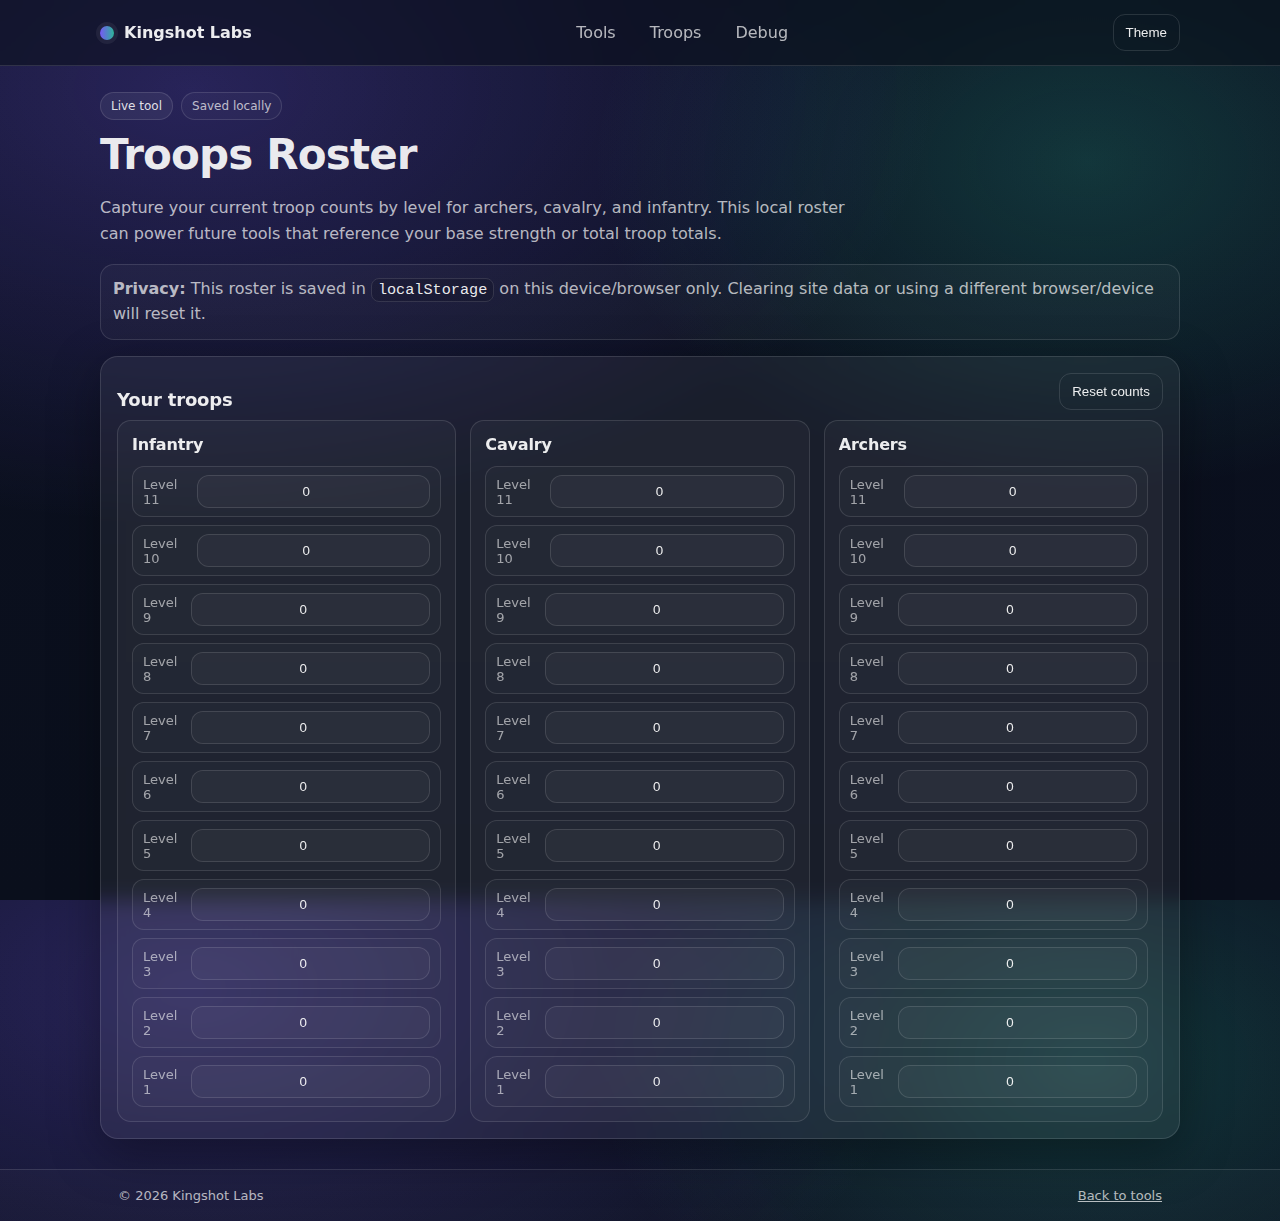
<file: kingshot/troops/index.html>
<!doctype html>
<html lang="en">
<head>
  <meta charset="utf-8" />
  <meta name="viewport" content="width=device-width,initial-scale=1" />
  <meta name="description" content="Save your Kingshot troop counts by level for reuse across tools." />
  <title>Kingshot Troops Roster</title>

  <link rel="stylesheet" href="style.css" />
</head>

<body>
  <header class="site-header">
    <div class="container header-inner">
      <a class="brand" href="../" aria-label="Back to Kingshot tools">
        <span class="brand-mark" aria-hidden="true"></span>
        <span class="brand-text">Kingshot Labs</span>
      </a>

      <nav class="header-nav" aria-label="Primary">
        <a class="nav-link" href="../">Tools</a>
        <a class="nav-link" href="#troops">Troops</a>
        <a class="nav-link" href="#debugPanel">Debug</a>
      </nav>

      <div class="header-actions">
        <button class="btn ghost" id="toggleTheme" type="button">Theme</button>
      </div>
    </div>
  </header>

  <main class="container main">
    <section class="hero">
      <div class="badge-row">
        <span class="badge">Live tool</span>
        <span class="badge subtle">Saved locally</span>
      </div>
      <h1>Troops Roster</h1>
      <p class="muted lead">
        Capture your current troop counts by level for archers, cavalry, and infantry. This local roster can
        power future tools that reference your base strength or total troop totals.
      </p>

      <div class="notice">
        <strong>Privacy:</strong> This roster is saved in <code>localStorage</code> on this device/browser only.
        Clearing site data or using a different browser/device will reset it.
      </div>
    </section>

    <section class="panel" id="troops" aria-label="Troops editor">
      <div class="panel-head">
        <h2>Your troops</h2>
        <div class="panel-actions">
          <button class="btn ghost" id="resetTroops" type="button">Reset counts</button>
        </div>
      </div>

      <div class="troop-grid" id="troopGrid"></div>
    </section>

    <section class="panel" id="debugPanel" aria-label="Data model" hidden>
      <div class="panel-head">
        <h2>For future tools</h2>
        <p class="muted small">
          This page stores a simple troop count object other tools can read. Upcoming calculators can pull your
          totals to estimate rally strength or event requirements.
        </p>
      </div>
      <pre class="code"><code id="debugPreview" aria-label="Troop JSON preview"></code></pre>
    </section>
  </main>

  <footer class="site-footer">
    <div class="container footer-inner">
      <span class="muted small">© <span id="year"></span> Kingshot Labs</span>
      <a class="muted small" href="../">Back to tools</a>
    </div>
  </footer>

  <script src="script.js" defer></script>
</body>
</html>
</file>
<file: styles/style.css>
:root {
  --bg: #0b1020;
  --card: rgba(255, 255, 255, 0.06);
  --card-border: rgba(255, 255, 255, 0.12);
  --text: rgba(255, 255, 255, 0.92);
  --muted: rgba(255, 255, 255, 0.72);
  --accent: #7c5cff;
  --accent-2: #31d0aa;
  --shadow: 0 12px 40px rgba(0, 0, 0, 0.35);
  --radius: 18px;
}

* { box-sizing: border-box; }
html, body { height: 100%; }
body {
  margin: 0;
  font-family: ui-sans-serif, system-ui, -apple-system, Segoe UI, Roboto, Helvetica, Arial, "Apple Color Emoji", "Segoe UI Emoji";
  color: var(--text);
  background: radial-gradient(1200px 700px at 20% 10%, rgba(124, 92, 255, 0.30), transparent 60%),
              radial-gradient(900px 600px at 80% 30%, rgba(49, 208, 170, 0.22), transparent 55%),
              var(--bg);
}

.wrap {
  max-width: 980px;
  margin: 0 auto;
  padding: 56px 20px;
  display: grid;
  gap: 22px;
}

header {
  display: grid;
  gap: 10px;
}

.title {
  font-size: clamp(28px, 4vw, 44px);
  letter-spacing: -0.02em;
  margin: 0;
  line-height: 1.05;
}

.subtitle {
  margin: 0;
  color: var(--muted);
  font-size: 16px;
  line-height: 1.5;
  max-width: 70ch;
}

.grid {
  display: grid;
  grid-template-columns: repeat(12, 1fr);
  gap: 16px;
  align-items: stretch;
}

.card {
  grid-column: span 12;
  background: var(--card);
  border: 1px solid var(--card-border);
  border-radius: var(--radius);
  box-shadow: var(--shadow);
  padding: 18px 18px;
  backdrop-filter: blur(10px);
  -webkit-backdrop-filter: blur(10px);
}

@media (min-width: 780px) {
  .card.half { grid-column: span 6; }
}

.card h2 {
  margin: 0 0 6px 0;
  font-size: 18px;
  letter-spacing: -0.01em;
}

.card p {
  margin: 0 0 12px 0;
  color: var(--muted);
  line-height: 1.5;
}

.actions {
  display: flex;
  flex-wrap: wrap;
  gap: 10px;
}

a.btn {
  display: inline-flex;
  align-items: center;
  gap: 10px;
  padding: 10px 12px;
  border-radius: 12px;
  border: 1px solid var(--card-border);
  background: rgba(255,255,255,0.06);
  color: var(--text);
  text-decoration: none;
  transition: transform 140ms ease, background 140ms ease, border-color 140ms ease;
  will-change: transform;
}

a.btn:hover {
  transform: translateY(-1px);
  background: rgba(255,255,255,0.10);
  border-color: rgba(255,255,255,0.18);
}

.pill {
  font-size: 12px;
  color: rgba(255,255,255,0.85);
  padding: 4px 8px;
  border-radius: 999px;
  background: linear-gradient(90deg, rgba(124, 92, 255, 0.35), rgba(49, 208, 170, 0.25));
  border: 1px solid rgba(255,255,255,0.14);
}

footer {
  margin-top: 6px;
  color: rgba(255,255,255,0.55);
  font-size: 13px;
  display: flex;
  justify-content: space-between;
  gap: 10px;
  flex-wrap: wrap;
}

footer a {
  color: rgba(255,255,255,0.72);
  text-decoration: none;
  border-bottom: 1px dashed rgba(255,255,255,0.25);
}
footer a:hover { border-bottom-color: rgba(255,255,255,0.5); }
</file>
<file: kingshot/style.css>
:root {
  --bg: #0b1020;
  --bg2: #0a0f1c;
  --panel: rgba(255, 255, 255, 0.06);
  --panel-2: rgba(255, 255, 255, 0.04);
  --border: rgba(255, 255, 255, 0.12);
  --border-2: rgba(255, 255, 255, 0.16);
  --text: rgba(255, 255, 255, 0.92);
  --muted: rgba(255, 255, 255, 0.70);
  --muted2: rgba(255, 255, 255, 0.58);
  --shadow: 0 14px 50px rgba(0, 0, 0, 0.35);
  --radius: 18px;
  --radius2: 14px;
  --accent: #7c5cff;
  --accent2: #31d0aa;
  --warn: #ffcc66;
  --ok: #31d0aa;

  --max: 1080px;
}

[data-theme="light"] {
  --bg: #f6f7fb;
  --bg2: #eef1f7;
  --panel: rgba(0, 0, 0, 0.04);
  --panel-2: rgba(0, 0, 0, 0.03);
  --border: rgba(0, 0, 0, 0.10);
  --border-2: rgba(0, 0, 0, 0.14);
  --text: rgba(0, 0, 0, 0.88);
  --muted: rgba(0, 0, 0, 0.62);
  --muted2: rgba(0, 0, 0, 0.52);
  --shadow: 0 12px 28px rgba(0, 0, 0, 0.12);
}

* { box-sizing: border-box; }
html, body { height: 100%; }

body {
  margin: 0;
  color: var(--text);
  font-family: ui-sans-serif, system-ui, -apple-system, Segoe UI, Roboto, Helvetica, Arial, "Apple Color Emoji", "Segoe UI Emoji";
  background:
    radial-gradient(1200px 700px at 15% 10%, rgba(124, 92, 255, 0.26), transparent 62%),
    radial-gradient(900px 600px at 85% 18%, rgba(49, 208, 170, 0.20), transparent 55%),
    linear-gradient(180deg, var(--bg), var(--bg2));
}

a { color: inherit; }

.container {
  width: 100%;
  max-width: var(--max);
  margin: 0 auto;
  padding: 0 18px;
}

.muted { color: var(--muted); }
.small { font-size: 13px; }

.site-header {
  position: sticky;
  top: 0;
  z-index: 10;
  background: rgba(10, 14, 26, 0.55);
  backdrop-filter: blur(12px);
  -webkit-backdrop-filter: blur(12px);
  border-bottom: 1px solid var(--border);
}

[data-theme="light"] .site-header {
  background: rgba(246, 247, 251, 0.70);
}

.header-inner {
  display: flex;
  align-items: center;
  justify-content: space-between;
  gap: 14px;
  padding: 14px 0;
}

.brand {
  display: inline-flex;
  align-items: center;
  gap: 10px;
  text-decoration: none;
  font-weight: 700;
  letter-spacing: -0.01em;
}

.brand-mark {
  width: 14px;
  height: 14px;
  border-radius: 999px;
  background: linear-gradient(90deg, rgba(124, 92, 255, 0.95), rgba(49, 208, 170, 0.85));
  box-shadow: 0 0 0 4px rgba(255, 255, 255, 0.06);
}

.brand-text { opacity: 0.95; }

.header-nav {
  display: none;
  gap: 14px;
  align-items: center;
}

.nav-link {
  text-decoration: none;
  color: var(--muted);
  padding: 8px 10px;
  border-radius: 12px;
}

.nav-link:hover {
  color: var(--text);
  background: var(--panel-2);
  border: 1px solid var(--border);
  padding: 7px 9px;
}

.header-actions {
  display: flex;
  align-items: center;
  gap: 10px;
}

@media (min-width: 840px) {
  .header-nav { display: flex; }
}

.btn {
  display: inline-flex;
  align-items: center;
  justify-content: center;
  gap: 10px;
  padding: 10px 12px;
  border-radius: 12px;
  border: 1px solid var(--border);
  background: rgba(255, 255, 255, 0.04);
  color: var(--text);
  text-decoration: none;
  cursor: pointer;
  transition: transform 140ms ease, filter 140ms ease, background 140ms ease, border-color 140ms ease;
  white-space: nowrap;
}

.btn:hover { transform: translateY(-1px); filter: brightness(1.06); border-color: var(--border-2); }
.btn:active { transform: translateY(0px); }

.btn.primary {
  border-color: rgba(124, 92, 255, 0.45);
  background: linear-gradient(90deg, rgba(124, 92, 255, 0.42), rgba(49, 208, 170, 0.22));
}

.btn.ghost {
  background: transparent;
}

.hero {
  padding: 44px 0 24px 0;
}

.hero-inner {
  display: grid;
  gap: 18px;
  grid-template-columns: 1fr;
  align-items: start;
}

@media (min-width: 920px) {
  .hero-inner { grid-template-columns: 1.25fr 0.75fr; }
}

.badge-row {
  display: flex;
  flex-wrap: wrap;
  gap: 8px;
  margin-bottom: 10px;
}

.badge {
  display: inline-flex;
  align-items: center;
  padding: 6px 10px;
  border-radius: 999px;
  border: 1px solid var(--border);
  background: var(--panel);
  color: rgba(255,255,255,0.86);
  font-size: 12px;
}

[data-theme="light"] .badge { color: rgba(0,0,0,0.75); }

.badge.subtle {
  background: rgba(255, 255, 255, 0.03);
  color: var(--muted);
}

.hero-title {
  margin: 0 0 10px 0;
  font-size: clamp(30px, 4.2vw, 52px);
  letter-spacing: -0.03em;
  line-height: 1.05;
}

.hero-lead {
  margin: 0 0 16px 0;
  color: var(--muted);
  line-height: 1.65;
  max-width: 75ch;
}

.hero-cta {
  display: flex;
  flex-wrap: wrap;
  gap: 10px;
  margin-bottom: 10px;
}

.hero-footnote {
  margin: 0;
  color: var(--muted2);
  font-size: 13px;
}

.hero-panel .panel-card {
  border-radius: var(--radius);
  border: 1px solid var(--border);
  background: var(--panel);
  box-shadow: var(--shadow);
  padding: 18px;
  backdrop-filter: blur(10px);
  -webkit-backdrop-filter: blur(10px);
}

.panel-kpi {
  display: grid;
  gap: 6px;
}

.kpi-label {
  color: var(--muted2);
  font-size: 12px;
  letter-spacing: 0.04em;
  text-transform: uppercase;
}

.kpi-value {
  font-size: 24px;
  font-weight: 700;
  letter-spacing: -0.02em;
}

.kpi-sub {
  color: var(--muted);
  font-size: 13px;
  line-height: 1.4;
}

.panel-divider {
  height: 1px;
  background: var(--border);
  margin: 14px 0;
}

.panel-list {
  display: grid;
  gap: 10px;
  color: var(--muted);
  font-size: 14px;
}

.panel-item {
  display: grid;
  grid-template-columns: 12px 1fr;
  gap: 10px;
  align-items: center;
}

.dot {
  width: 10px;
  height: 10px;
  border-radius: 999px;
  background: var(--muted2);
  box-shadow: 0 0 0 3px rgba(255,255,255,0.06);
}
.dot.ok { background: var(--ok); }
.dot.warn { background: var(--warn); }

.section {
  padding: 26px 0;
}

.section.alt {
  background: rgba(255, 255, 255, 0.02);
  border-top: 1px solid var(--border);
  border-bottom: 1px solid var(--border);
}

.section-head {
  display: grid;
  gap: 14px;
  grid-template-columns: 1fr;
  align-items: end;
  margin-bottom: 14px;
}

.section-head.compact { margin-bottom: 12px; }

@media (min-width: 920px) {
  .section-head {
    grid-template-columns: 1fr auto;
    gap: 18px;
  }
}

.section h2 {
  margin: 0 0 6px 0;
  font-size: 22px;
  letter-spacing: -0.01em;
}

.controls {
  display: grid;
  grid-template-columns: 1fr;
  gap: 12px;
  width: 100%;
}

@media (min-width: 640px) {
  .controls { grid-template-columns: 1fr 180px; }
}

.control { display: grid; gap: 6px; }
.control-label {
  color: var(--muted2);
  font-size: 12px;
  letter-spacing: 0.04em;
  text-transform: uppercase;
}

.input, .select {
  width: 100%;
  padding: 11px 12px;
  border-radius: 12px;
  border: 1px solid var(--border);
  background: rgba(255, 255, 255, 0.03);
  color: var(--text);
  outline: none;
}

[data-theme="light"] .input, [data-theme="light"] .select {
  background: rgba(0, 0, 0, 0.02);
}

.input:focus, .select:focus {
  border-color: rgba(124, 92, 255, 0.60);
  box-shadow: 0 0 0 4px rgba(124, 92, 255, 0.18);
}

.tool-grid {
  display: grid;
  grid-template-columns: repeat(12, 1fr);
  gap: 14px;
  margin-top: 12px;
}

.tool-card {
  grid-column: span 12;
  border-radius: var(--radius);
  border: 1px solid var(--border);
  background: var(--panel);
  box-shadow: var(--shadow);
  padding: 16px;
  display: grid;
  gap: 10px;
  transition: transform 140ms ease, filter 140ms ease, border-color 140ms ease;
}

.tool-card:hover {
  transform: translateY(-2px);
  filter: brightness(1.04);
  border-color: var(--border-2);
}

@media (min-width: 860px) {
  .tool-card { grid-column: span 6; }
}
@media (min-width: 1080px) {
  .tool-card { grid-column: span 4; }
}

.tool-top {
  display: flex;
  align-items: start;
  justify-content: space-between;
  gap: 12px;
}

.tool-title {
  margin: 0;
  font-size: 16px;
  letter-spacing: -0.01em;
}

.tool-desc {
  margin: 0;
  color: var(--muted);
  line-height: 1.55;
  font-size: 14px;
}

.tag-row {
  display: flex;
  flex-wrap: wrap;
  gap: 8px;
}

.tag {
  font-size: 12px;
  color: var(--muted);
  padding: 5px 9px;
  border-radius: 999px;
  border: 1px solid var(--border);
  background: rgba(255,255,255,0.03);
}

.status {
  font-size: 12px;
  padding: 6px 10px;
  border-radius: 999px;
  border: 1px solid var(--border);
  background: rgba(255,255,255,0.03);
  color: var(--muted);
  white-space: nowrap;
}

.status.live { border-color: rgba(49, 208, 170, 0.35); color: rgba(49, 208, 170, 0.95); }
.status.beta { border-color: rgba(255, 204, 102, 0.35); color: rgba(255, 204, 102, 0.98); }
.status.wip { border-color: rgba(124, 92, 255, 0.35); color: rgba(124, 92, 255, 0.98); }
.status.planned { color: var(--muted); }

.tool-actions {
  display: flex;
  gap: 10px;
  flex-wrap: wrap;
  margin-top: 2px;
}

.empty {
  margin-top: 14px;
  padding: 18px;
  border-radius: var(--radius);
  border: 1px dashed var(--border);
  background: rgba(255,255,255,0.02);
}

.roadmap {
  display: grid;
  grid-template-columns: repeat(12, 1fr);
  gap: 14px;
}

.roadmap .card {
  grid-column: span 12;
}

@media (min-width: 920px) {
  .roadmap .card { grid-column: span 4; }
}

.about {
  display: grid;
  grid-template-columns: 1fr;
  gap: 14px;
}

@media (min-width: 920px) {
  .about { grid-template-columns: 1.35fr 0.65fr; }
}

.card {
  border-radius: var(--radius);
  border: 1px solid var(--border);
  background: var(--panel);
  box-shadow: var(--shadow);
  padding: 18px;
}

.card h2, .card h3 {
  margin: 0 0 10px 0;
  letter-spacing: -0.01em;
}

.list {
  margin: 0;
  padding-left: 18px;
  color: var(--muted);
  display: grid;
  gap: 6px;
  line-height: 1.55;
}

.callouts {
  display: grid;
  grid-template-columns: 1fr;
  gap: 12px;
  margin-top: 12px;
}

@media (min-width: 720px) {
  .callouts { grid-template-columns: repeat(3, 1fr); }
}

.callout {
  border-radius: var(--radius2);
  border: 1px solid var(--border);
  background: rgba(255, 255, 255, 0.03);
  padding: 12px;
}

.callout h3 {
  margin: 0 0 6px 0;
  font-size: 14px;
}

.about-actions {
  display: flex;
  gap: 10px;
  flex-wrap: wrap;
  margin-top: 12px;
}

.info-box {
  margin-top: 12px;
  border-radius: var(--radius2);
  border: 1px solid var(--border);
  background: rgba(255, 255, 255, 0.03);
  padding: 12px;
}

.info-title {
  font-weight: 650;
  margin-bottom: 8px;
}

.site-footer {
  border-top: 1px solid var(--border);
  padding: 18px 0;
  background: rgba(255, 255, 255, 0.02);
}

.footer-inner {
  display: flex;
  align-items: center;
  justify-content: space-between;
  gap: 12px;
  flex-wrap: wrap;
}

.footer-brand { font-weight: 700; letter-spacing: -0.01em; }
</file>
<file: kingshot/bear-event-optimizer/style.css>
:root{
  --bg:#0b1020; --bg2:#0a0f1c;
  --panel:rgba(255,255,255,.06);
  --panel2:rgba(255,255,255,.04);
  --border:rgba(255,255,255,.12);
  --border2:rgba(255,255,255,.16);
  --text:rgba(255,255,255,.92);
  --muted:rgba(255,255,255,.70);
  --muted2:rgba(255,255,255,.58);
  --shadow:0 14px 50px rgba(0,0,0,.35);
  --radius:18px; --radius2:14px;
  --accent:#7c5cff; --accent2:#31d0aa; --accent3:#ffb347;
  --max:1080px;
}

[data-theme="light"]{
  --bg:#f6f7fb; --bg2:#eef1f7;
  --panel:rgba(0,0,0,.04);
  --panel2:rgba(0,0,0,.03);
  --border:rgba(0,0,0,.10);
  --border2:rgba(0,0,0,.14);
  --text:rgba(0,0,0,.88);
  --muted:rgba(0,0,0,.62);
  --muted2:rgba(0,0,0,.52);
  --shadow:0 12px 28px rgba(0,0,0,.12);
}

*{box-sizing:border-box}
html,body{height:100%}
body{
  margin:0;
  color:var(--text);
  font-family:ui-sans-serif,system-ui,-apple-system,Segoe UI,Roboto,Helvetica,Arial;
  background:
    radial-gradient(1200px 700px at 15% 10%, rgba(124,92,255,.26), transparent 62%),
    radial-gradient(900px 600px at 85% 18%, rgba(49,208,170,.20), transparent 55%),
    linear-gradient(180deg,var(--bg),var(--bg2));
}

.container{max-width:var(--max);margin:0 auto;padding:0 18px}
a{color:inherit}
.muted{color:var(--muted)}
.small{font-size:13px}

.site-header{
  position:sticky;top:0;z-index:10;
  background:rgba(10,14,26,.55);
  backdrop-filter:blur(12px);-webkit-backdrop-filter:blur(12px);
  border-bottom:1px solid var(--border);
}
[data-theme="light"] .site-header{background:rgba(246,247,251,.70)}

.header-inner{display:flex;align-items:center;justify-content:space-between;gap:14px;padding:14px 0}
.brand{display:inline-flex;align-items:center;gap:10px;text-decoration:none;font-weight:700}
.brand-mark{width:14px;height:14px;border-radius:999px;background:linear-gradient(90deg,rgba(124,92,255,.95),rgba(49,208,170,.85));box-shadow:0 0 0 4px rgba(255,255,255,.06)}
.header-nav{display:none;gap:14px;align-items:center}
.nav-link{text-decoration:none;color:var(--muted);padding:8px 10px;border-radius:12px}
.nav-link:hover{color:var(--text);background:var(--panel2);border:1px solid var(--border);padding:7px 9px}
.header-actions{display:flex;gap:10px;align-items:center}
@media (min-width:840px){.header-nav{display:flex}}

.btn{
  display:inline-flex;align-items:center;justify-content:center;gap:10px;
  padding:10px 12px;border-radius:12px;
  border:1px solid var(--border);
  background:rgba(255,255,255,.04);
  color:var(--text);text-decoration:none;cursor:pointer;
  transition:transform 140ms ease, filter 140ms ease, background 140ms ease, border-color 140ms ease;
  white-space:nowrap;
}
.btn:hover{transform:translateY(-1px);filter:brightness(1.06);border-color:var(--border2)}
.btn.primary{border-color:rgba(124,92,255,.45);background:linear-gradient(90deg,rgba(124,92,255,.42),rgba(49,208,170,.22))}
.btn.ghost{background:transparent}

.main{padding:26px 0 30px 0;display:grid;gap:16px}

.hero h1{margin:0 0 10px 0;letter-spacing:-.02em;font-size:clamp(28px,4vw,42px)}
.lead{line-height:1.65;max-width:80ch}
.badge-row{display:flex;flex-wrap:wrap;gap:8px;margin-bottom:10px}
.badge{
  display:inline-flex;align-items:center;padding:6px 10px;border-radius:999px;
  border:1px solid var(--border);background:var(--panel);
  font-size:12px;color:rgba(255,255,255,.86);
}
[data-theme="light"] .badge{color:rgba(0,0,0,.75)}
.badge.subtle{background:rgba(255,255,255,.03);color:var(--muted)}

.notice{
  margin-top:12px;
  border:1px solid var(--border);
  background:rgba(255,255,255,.03);
  border-radius:var(--radius2);
  padding:12px;
  color:var(--muted);
  line-height:1.55;
}

.panel{
  border-radius:var(--radius);
  border:1px solid var(--border);
  background:var(--panel);
  box-shadow:var(--shadow);
  padding:16px;
  backdrop-filter:blur(10px);-webkit-backdrop-filter:blur(10px);
}
.panel-head{
  display:flex;align-items:end;justify-content:space-between;gap:12px;flex-wrap:wrap;
  margin-bottom:10px;
}
.panel-head h2{margin:0;font-size:18px;letter-spacing:-.01em}

.grid{display:grid;gap:16px}
.grid.two{grid-template-columns:1fr}
@media(min-width:860px){.grid.two{grid-template-columns:1fr 1fr}}

.card{
  border-radius:var(--radius2);
  border:1px solid var(--border);
  background:rgba(255,255,255,.03);
  padding:14px;
  display:grid;
  gap:12px;
}
.card h3{margin:0 0 4px 0;font-size:15px}

.control{display:grid;gap:6px}
.label{color:var(--muted2);font-size:12px;letter-spacing:.04em;text-transform:uppercase}
.input{
  width:100%;
  padding:11px 12px;
  border-radius:12px;
  border:1px solid var(--border);
  background:rgba(255,255,255,.03);
  color:var(--text);
  outline:none;
}
[data-theme="light"] .input{background:rgba(0,0,0,.02)}
.input:focus{
  border-color:rgba(124,92,255,.60);
  box-shadow:0 0 0 4px rgba(124,92,255,.18);
}

.bar{
  height:10px;
  border-radius:999px;
  background:rgba(255,255,255,.08);
  border:1px solid var(--border);
  overflow:hidden;
}
.bar .fill{
  display:block;
  height:100%;
  width:0%;
  background:linear-gradient(90deg,var(--accent),var(--accent2));
  transition:width 160ms ease;
}

.capacity-card{
  border-radius:var(--radius2);
  border:1px solid var(--border);
  background:rgba(255,255,255,.04);
  padding:12px;
  display:grid;
  gap:8px;
}
.metric{font-size:22px;font-weight:600;letter-spacing:-.01em}

.summary{display:grid;gap:12px}
@media(min-width:860px){.summary{grid-template-columns:repeat(3,1fr)}}
.summary-card{
  border-radius:var(--radius2);
  border:1px solid var(--border);
  background:rgba(255,255,255,.03);
  padding:12px;
  display:grid;
  gap:6px;
}

.table-wrap{overflow:auto;border-radius:12px;border:1px solid var(--border)}
.table{width:100%;border-collapse:collapse;min-width:620px;background:rgba(255,255,255,.02)}
.table th,.table td{
  padding:10px 10px;
  border-bottom:1px solid var(--border);
  vertical-align:top;
}
.table th.num,.table td.num{text-align:center}
.table th{font-size:12px;color:var(--muted2);letter-spacing:.04em;text-transform:uppercase;text-align:left;background:rgba(255,255,255,.02)}
.table tr:last-child td{border-bottom:none}
.hero-cell{
  text-align:center;
  display:flex;
  flex-wrap:wrap;
  gap:6px;
  justify-content:center;
}
.hero-pill{
  display:inline-flex;
  align-items:center;
  padding:4px 8px;
  border-radius:999px;
  border:1px solid var(--border);
  background:rgba(255,255,255,.06);
  font-size:12px;
  color:var(--text);
  white-space:nowrap;
}

.callout{
  margin-top:14px;
  border-radius:var(--radius2);
  border:1px dashed var(--border);
  padding:12px;
  background:rgba(255,255,255,.02);
}
.callout h3{margin:0 0 8px 0;font-size:15px}
.list{margin:0;padding-left:18px;color:var(--muted)}

.site-footer{
  border-top:1px solid var(--border);
  padding:18px 0;
  background:rgba(255,255,255,.02);
}
.footer-inner{display:flex;align-items:center;justify-content:space-between;gap:12px;flex-wrap:wrap}

#infantryBar{background:linear-gradient(90deg,#6ee7ff,#7c5cff)}
#cavalryBar{background:linear-gradient(90deg,#31d0aa,#7c5cff)}
#archerBar{background:linear-gradient(90deg,#ffb347,#ff7a59)}
#capacityBar{background:linear-gradient(90deg,#7c5cff,#ffb347)}
</file>
<file: kingshot/governor-gear-charms/style.css>
:root{
  --bg:#0b1020; --bg2:#0a0f1c;
  --panel:rgba(255,255,255,.06);
  --panel2:rgba(255,255,255,.04);
  --border:rgba(255,255,255,.12);
  --border2:rgba(255,255,255,.16);
  --text:rgba(255,255,255,.92);
  --muted:rgba(255,255,255,.70);
  --muted2:rgba(255,255,255,.58);
  --shadow:0 14px 50px rgba(0,0,0,.35);
  --radius:18px; --radius2:14px;
  --accent:#7c5cff; --accent2:#31d0aa;
  --danger:#ff6b6b;
  --max:1080px;
}

[data-theme="light"]{
  --bg:#f6f7fb; --bg2:#eef1f7;
  --panel:rgba(0,0,0,.04);
  --panel2:rgba(0,0,0,.03);
  --border:rgba(0,0,0,.10);
  --border2:rgba(0,0,0,.14);
  --text:rgba(0,0,0,.88);
  --muted:rgba(0,0,0,.62);
  --muted2:rgba(0,0,0,.52);
  --shadow:0 12px 28px rgba(0,0,0,.12);
}

*{box-sizing:border-box}
html,body{height:100%}
body{
  margin:0;
  color:var(--text);
  font-family:ui-sans-serif,system-ui,-apple-system,Segoe UI,Roboto,Helvetica,Arial;
  background:
    radial-gradient(1200px 700px at 15% 10%, rgba(124,92,255,.26), transparent 62%),
    radial-gradient(900px 600px at 85% 18%, rgba(49,208,170,.20), transparent 55%),
    linear-gradient(180deg,var(--bg),var(--bg2));
}

.container{max-width:var(--max);margin:0 auto;padding:0 18px}
a{color:inherit}
.muted{color:var(--muted)}
.small{font-size:13px}

.site-header{
  position:sticky;top:0;z-index:10;
  background:rgba(10,14,26,.55);
  backdrop-filter:blur(12px);-webkit-backdrop-filter:blur(12px);
  border-bottom:1px solid var(--border);
}
[data-theme="light"] .site-header{background:rgba(246,247,251,.70)}

.header-inner{display:flex;align-items:center;justify-content:space-between;gap:14px;padding:14px 0}
.brand{display:inline-flex;align-items:center;gap:10px;text-decoration:none;font-weight:700}
.brand-mark{width:14px;height:14px;border-radius:999px;background:linear-gradient(90deg,rgba(124,92,255,.95),rgba(49,208,170,.85));box-shadow:0 0 0 4px rgba(255,255,255,.06)}
.header-nav{display:none;gap:14px;align-items:center}
.nav-link{text-decoration:none;color:var(--muted);padding:8px 10px;border-radius:12px}
.nav-link:hover{color:var(--text);background:var(--panel2);border:1px solid var(--border);padding:7px 9px}
.header-actions{display:flex;gap:10px;align-items:center}
@media (min-width:840px){.header-nav{display:flex}}

.btn{
  display:inline-flex;align-items:center;justify-content:center;gap:10px;
  padding:10px 12px;border-radius:12px;
  border:1px solid var(--border);
  background:rgba(255,255,255,.04);
  color:var(--text);text-decoration:none;cursor:pointer;
  transition:transform 140ms ease, filter 140ms ease, background 140ms ease, border-color 140ms ease;
  white-space:nowrap;
}
.btn:hover{transform:translateY(-1px);filter:brightness(1.06);border-color:var(--border2)}
.btn.primary{border-color:rgba(124,92,255,.45);background:linear-gradient(90deg,rgba(124,92,255,.42),rgba(49,208,170,.22))}
.btn.ghost{background:transparent}

.main{padding:26px 0 30px 0;display:grid;gap:16px}

.hero h1{margin:0 0 10px 0;letter-spacing:-.02em;font-size:clamp(28px,4vw,42px)}
.lead{line-height:1.65;max-width:75ch}
.badge-row{display:flex;flex-wrap:wrap;gap:8px;margin-bottom:10px}
.badge{
  display:inline-flex;align-items:center;padding:6px 10px;border-radius:999px;
  border:1px solid var(--border);background:var(--panel);
  font-size:12px;color:rgba(255,255,255,.86);
}
[data-theme="light"] .badge{color:rgba(0,0,0,.75)}
.badge.subtle{background:rgba(255,255,255,.03);color:var(--muted)}

.notice{
  margin-top:12px;
  border:1px solid var(--border);
  background:rgba(255,255,255,.03);
  border-radius:var(--radius2);
  padding:12px;
  color:var(--muted);
  line-height:1.55;
}
.notice code{
  padding:2px 6px;border-radius:8px;border:1px solid var(--border);
  background:rgba(0,0,0,.12);color:var(--text);
  font-family:ui-monospace,SFMono-Regular,Menlo,Monaco,Consolas,"Liberation Mono","Courier New",monospace;
  font-size:.95em;
}
[data-theme="light"] .notice code{background:rgba(0,0,0,.06)}

.panel{
  border-radius:var(--radius);
  border:1px solid var(--border);
  background:var(--panel);
  box-shadow:var(--shadow);
  padding:16px;
  backdrop-filter:blur(10px);-webkit-backdrop-filter:blur(10px);
}
.panel-head{
  display:flex;align-items:end;justify-content:space-between;gap:12px;flex-wrap:wrap;
  margin-bottom:10px;
}
.panel-head h2{margin:0;font-size:18px;letter-spacing:-.01em}
.panel-actions{display:flex;gap:10px;flex-wrap:wrap}

.control{display:grid;gap:6px}
.label{color:var(--muted2);font-size:12px;letter-spacing:.04em;text-transform:uppercase}
.input,.select,.textarea{
  width:100%;
  padding:11px 12px;
  border-radius:12px;
  border:1px solid var(--border);
  background:rgba(255,255,255,.03);
  color:var(--text);
  outline:none;
}
.select option{
  background-color:#0f1426;
  color:#f4f6ff;
}
[data-theme="light"] .select option{
  background-color:#ffffff;
  color:#0b1020;
}
[data-theme="light"] .input,[data-theme="light"] .select,[data-theme="light"] .textarea{background:rgba(0,0,0,.02)}
.input:focus,.select:focus,.textarea:focus{
  border-color:rgba(124,92,255,.60);
  box-shadow:0 0 0 4px rgba(124,92,255,.18);
}

.gear-grid{display:grid;gap:16px}
@media(min-width:820px){
  .gear-grid{grid-template-columns:repeat(2,minmax(0,1fr))}
}

.gear-card{
  border-radius:var(--radius2);
  border:1px solid var(--border);
  background:rgba(255,255,255,.03);
  padding:12px;
  display:grid;
  gap:12px;
}

.gear-title{display:flex;align-items:center;justify-content:space-between;gap:12px}
.gear-title h3{margin:0;font-size:16px}
.gear-meta{font-size:12px;color:var(--muted2)}

.gear-controls{display:grid;gap:10px}
.gear-row{display:grid;gap:8px}

.charm-grid{display:grid;gap:8px}
@media(min-width:520px){
  .charm-grid{grid-template-columns:repeat(3,minmax(0,1fr))}
}

.charm-item{display:grid;gap:6px}

.io-grid{display:grid;grid-template-columns:1fr;gap:12px;margin-top:10px}
@media(min-width:860px){.io-grid{grid-template-columns:1fr 1fr}}
.io-card{border-radius:var(--radius2);border:1px solid var(--border);background:rgba(255,255,255,.03);padding:12px}
.io-card h3{margin:0 0 6px 0;font-size:14px}
.io-actions{display:flex;flex-direction:column;gap:8px;align-items:flex-start}
.file{width:100%;margin:0}

.site-footer{
  border-top:1px solid var(--border);
  padding:18px 0;
  background:rgba(255,255,255,.02);
}
</file>
<file: kingshot/heroes/style.css>
:root{
  --bg:#0b1020; --bg2:#0a0f1c;
  --panel:rgba(255,255,255,.06);
  --panel2:rgba(255,255,255,.04);
  --border:rgba(255,255,255,.12);
  --border2:rgba(255,255,255,.16);
  --text:rgba(255,255,255,.92);
  --muted:rgba(255,255,255,.70);
  --muted2:rgba(255,255,255,.58);
  --shadow:0 14px 50px rgba(0,0,0,.35);
  --radius:18px; --radius2:14px;
  --accent:#7c5cff; --accent2:#31d0aa;
  --danger:#ff6b6b;
  --max:1080px;
}

[data-theme="light"]{
  --bg:#f6f7fb; --bg2:#eef1f7;
  --panel:rgba(0,0,0,.04);
  --panel2:rgba(0,0,0,.03);
  --border:rgba(0,0,0,.10);
  --border2:rgba(0,0,0,.14);
  --text:rgba(0,0,0,.88);
  --muted:rgba(0,0,0,.62);
  --muted2:rgba(0,0,0,.52);
  --shadow:0 12px 28px rgba(0,0,0,.12);
}

*{box-sizing:border-box}
html,body{height:100%}
body{
  margin:0;
  color:var(--text);
  font-family:ui-sans-serif,system-ui,-apple-system,Segoe UI,Roboto,Helvetica,Arial;
  background:
    radial-gradient(1200px 700px at 15% 10%, rgba(124,92,255,.26), transparent 62%),
    radial-gradient(900px 600px at 85% 18%, rgba(49,208,170,.20), transparent 55%),
    linear-gradient(180deg,var(--bg),var(--bg2));
}

.container{max-width:var(--max);margin:0 auto;padding:0 18px}
a{color:inherit}
.muted{color:var(--muted)}
.small{font-size:13px}

.site-header{
  position:sticky;top:0;z-index:10;
  background:rgba(10,14,26,.55);
  backdrop-filter:blur(12px);-webkit-backdrop-filter:blur(12px);
  border-bottom:1px solid var(--border);
}
[data-theme="light"] .site-header{background:rgba(246,247,251,.70)}

.header-inner{display:flex;align-items:center;justify-content:space-between;gap:14px;padding:14px 0}
.brand{display:inline-flex;align-items:center;gap:10px;text-decoration:none;font-weight:700}
.brand-mark{width:14px;height:14px;border-radius:999px;background:linear-gradient(90deg,rgba(124,92,255,.95),rgba(49,208,170,.85));box-shadow:0 0 0 4px rgba(255,255,255,.06)}
.header-nav{display:none;gap:14px;align-items:center}
.nav-link{text-decoration:none;color:var(--muted);padding:8px 10px;border-radius:12px}
.nav-link:hover{color:var(--text);background:var(--panel2);border:1px solid var(--border);padding:7px 9px}
.header-actions{display:flex;gap:10px;align-items:center}
@media (min-width:840px){.header-nav{display:flex}}

.btn{
  display:inline-flex;align-items:center;justify-content:center;gap:10px;
  padding:10px 12px;border-radius:12px;
  border:1px solid var(--border);
  background:rgba(255,255,255,.04);
  color:var(--text);text-decoration:none;cursor:pointer;
  transition:transform 140ms ease, filter 140ms ease, background 140ms ease, border-color 140ms ease;
  white-space:nowrap;
}
.btn:hover{transform:translateY(-1px);filter:brightness(1.06);border-color:var(--border2)}
.btn.primary{border-color:rgba(124,92,255,.45);background:linear-gradient(90deg,rgba(124,92,255,.42),rgba(49,208,170,.22))}
.btn.ghost{background:transparent}

.main{padding:26px 0 30px 0;display:grid;gap:16px}

.hero h1{margin:0 0 10px 0;letter-spacing:-.02em;font-size:clamp(28px,4vw,42px)}
.lead{line-height:1.65;max-width:75ch}
.badge-row{display:flex;flex-wrap:wrap;gap:8px;margin-bottom:10px}
.badge{
  display:inline-flex;align-items:center;padding:6px 10px;border-radius:999px;
  border:1px solid var(--border);background:var(--panel);
  font-size:12px;color:rgba(255,255,255,.86);
}
[data-theme="light"] .badge{color:rgba(0,0,0,.75)}
.badge.subtle{background:rgba(255,255,255,.03);color:var(--muted)}

.notice{
  margin-top:12px;
  border:1px solid var(--border);
  background:rgba(255,255,255,.03);
  border-radius:var(--radius2);
  padding:12px;
  color:var(--muted);
  line-height:1.55;
}
.notice code{
  padding:2px 6px;border-radius:8px;border:1px solid var(--border);
  background:rgba(0,0,0,.12);color:var(--text);
  font-family:ui-monospace,SFMono-Regular,Menlo,Monaco,Consolas,"Liberation Mono","Courier New",monospace;
  font-size:.95em;
}
[data-theme="light"] .notice code{background:rgba(0,0,0,.06)}

.panel{
  border-radius:var(--radius);
  border:1px solid var(--border);
  background:var(--panel);
  box-shadow:var(--shadow);
  padding:16px;
  backdrop-filter:blur(10px);-webkit-backdrop-filter:blur(10px);
}
.panel-head{
  display:flex;align-items:end;justify-content:space-between;gap:12px;flex-wrap:wrap;
  margin-bottom:10px;
}
.panel-head h2{margin:0;font-size:18px;letter-spacing:-.01em}
.panel-actions{display:flex;gap:10px;flex-wrap:wrap}

.filters{
  display:grid;
  grid-template-columns: 1fr;
  gap:12px;
  margin: 10px 0 12px 0;
}

.control{display:grid;gap:6px}
.label{color:var(--muted2);font-size:12px;letter-spacing:.04em;text-transform:uppercase}
.input,.select,.textarea{
  width:100%;
  padding:11px 12px;
  border-radius:12px;
  border:1px solid var(--border);
  background:rgba(255,255,255,.03);
  color:var(--text);
  outline:none;
}
.select option{
  background-color:#0f1426;
  color:#f4f6ff;
}
[data-theme="light"] .select option{
  background-color:#ffffff;
  color:#0b1020;
}
[data-theme="light"] .input,[data-theme="light"] .select,[data-theme="light"] .textarea{background:rgba(0,0,0,.02)}
.input:focus,.select:focus,.textarea:focus{
  border-color:rgba(124,92,255,.60);
  box-shadow:0 0 0 4px rgba(124,92,255,.18);
}

.table-wrap{overflow:auto;border-radius:12px;border:1px solid var(--border)}
.table{width:100%;border-collapse:collapse;min-width:980px;background:rgba(255,255,255,.02)}
.table th,.table td{
  padding:10px 10px;
  border-bottom:1px solid var(--border);
  vertical-align:top;
}
.table th.num,.table td.num{text-align:center}
.table th{font-size:12px;color:var(--muted2);letter-spacing:.04em;text-transform:uppercase;text-align:left;background:rgba(255,255,255,.02)}
.table tr:last-child td{border-bottom:none}
.num{text-align:center}
.input-sm,.select-sm{padding:8px 8px;min-width:70px;text-align:center}
.checkbox{width:18px;height:18px}
.table .input{max-width:88px}
.table .select{max-width:110px}
.table .input[disabled]{opacity:.6}
.table .select[disabled]{opacity:.6}
.is-locked{opacity:.65}
.rarity-r{color:#55a7ff}
.rarity-sr{color:#a975ff}
.rarity-ssr{color:#f7c56a}

.empty{padding:14px;border-radius:var(--radius2);border:1px dashed var(--border);background:rgba(255,255,255,.02)}
.empty h3{margin:0 0 6px 0}
.code{
  margin:0;
  overflow:auto;
  border-radius:12px;
  border:1px solid var(--border);
  background:rgba(0,0,0,.12);
  padding:12px;
  color:rgba(255,255,255,.88);
}
[data-theme="light"] .code{background:rgba(0,0,0,.06);color:rgba(0,0,0,.75)}
.code code{font-family:ui-monospace,SFMono-Regular,Menlo,Monaco,Consolas,"Liberation Mono","Courier New",monospace;font-size:12px}

.io-grid{display:grid;grid-template-columns:1fr;gap:12px;margin-top:10px}
@media(min-width:860px){.io-grid{grid-template-columns:1fr 1fr}}
.io-card{border-radius:var(--radius2);border:1px solid var(--border);background:rgba(255,255,255,.03);padding:12px}
.io-card h3{margin:0 0 6px 0;font-size:14px}
.file{width:100%;margin:8px 0 8px 0}

.site-footer{
  border-top:1px solid var(--border);
  padding:18px 0;
  background:rgba(255,255,255,.02);
}
.footer-inner{display:flex;align-items:center;justify-content:space-between;gap:12px;flex-wrap:wrap}
</file>
<file: kingshot/pets/style.css>
:root{
  --bg:#0b1020; --bg2:#0a0f1c;
  --panel:rgba(255,255,255,.06);
  --panel2:rgba(255,255,255,.04);
  --border:rgba(255,255,255,.12);
  --border2:rgba(255,255,255,.16);
  --text:rgba(255,255,255,.92);
  --muted:rgba(255,255,255,.70);
  --muted2:rgba(255,255,255,.58);
  --shadow:0 14px 50px rgba(0,0,0,.35);
  --radius:18px; --radius2:14px;
  --accent:#7c5cff; --accent2:#31d0aa;
  --danger:#ff6b6b;
  --max:1080px;
}

[data-theme="light"]{
  --bg:#f6f7fb; --bg2:#eef1f7;
  --panel:rgba(0,0,0,.04);
  --panel2:rgba(0,0,0,.03);
  --border:rgba(0,0,0,.10);
  --border2:rgba(0,0,0,.14);
  --text:rgba(0,0,0,.88);
  --muted:rgba(0,0,0,.62);
  --muted2:rgba(0,0,0,.52);
  --shadow:0 12px 28px rgba(0,0,0,.12);
}

*{box-sizing:border-box}
html,body{height:100%}
body{
  margin:0;
  color:var(--text);
  font-family:ui-sans-serif,system-ui,-apple-system,Segoe UI,Roboto,Helvetica,Arial;
  background:
    radial-gradient(1200px 700px at 15% 10%, rgba(124,92,255,.26), transparent 62%),
    radial-gradient(900px 600px at 85% 18%, rgba(49,208,170,.20), transparent 55%),
    linear-gradient(180deg,var(--bg),var(--bg2));
}

.container{max-width:var(--max);margin:0 auto;padding:0 18px}
a{color:inherit}
.muted{color:var(--muted)}
.small{font-size:13px}

.site-header{
  position:sticky;top:0;z-index:10;
  background:rgba(10,14,26,.55);
  backdrop-filter:blur(12px);-webkit-backdrop-filter:blur(12px);
  border-bottom:1px solid var(--border);
}
[data-theme="light"] .site-header{background:rgba(246,247,251,.70)}

.header-inner{display:flex;align-items:center;justify-content:space-between;gap:14px;padding:14px 0}
.brand{display:inline-flex;align-items:center;gap:10px;text-decoration:none;font-weight:700}
.brand-mark{width:14px;height:14px;border-radius:999px;background:linear-gradient(90deg,rgba(124,92,255,.95),rgba(49,208,170,.85));box-shadow:0 0 0 4px rgba(255,255,255,.06)}
.header-nav{display:none;gap:14px;align-items:center}
.nav-link{text-decoration:none;color:var(--muted);padding:8px 10px;border-radius:12px}
.nav-link:hover{color:var(--text);background:var(--panel2);border:1px solid var(--border);padding:7px 9px}
.header-actions{display:flex;gap:10px;align-items:center}
@media (min-width:840px){.header-nav{display:flex}}

.btn{
  display:inline-flex;align-items:center;justify-content:center;gap:10px;
  padding:10px 12px;border-radius:12px;
  border:1px solid var(--border);
  background:rgba(255,255,255,.04);
  color:var(--text);text-decoration:none;cursor:pointer;
  transition:transform 140ms ease, filter 140ms ease, background 140ms ease, border-color 140ms ease;
  white-space:nowrap;
}
.btn:hover{transform:translateY(-1px);filter:brightness(1.06);border-color:var(--border2)}
.btn.primary{border-color:rgba(124,92,255,.45);background:linear-gradient(90deg,rgba(124,92,255,.42),rgba(49,208,170,.22))}
.btn.ghost{background:transparent}

.main{padding:26px 0 30px 0;display:grid;gap:16px}

.hero h1{margin:0 0 10px 0;letter-spacing:-.02em;font-size:clamp(28px,4vw,42px)}
.lead{line-height:1.65;max-width:75ch}
.badge-row{display:flex;flex-wrap:wrap;gap:8px;margin-bottom:10px}
.badge{
  display:inline-flex;align-items:center;padding:6px 10px;border-radius:999px;
  border:1px solid var(--border);background:var(--panel);
  font-size:12px;color:rgba(255,255,255,.86);
}
[data-theme="light"] .badge{color:rgba(0,0,0,.75)}
.badge.subtle{background:rgba(255,255,255,.03);color:var(--muted)}

.notice{
  margin-top:12px;
  border:1px solid var(--border);
  background:rgba(255,255,255,.03);
  border-radius:var(--radius2);
  padding:12px;
  color:var(--muted);
  line-height:1.55;
}
.notice code{
  padding:2px 6px;border-radius:8px;border:1px solid var(--border);
  background:rgba(0,0,0,.12);color:var(--text);
  font-family:ui-monospace,SFMono-Regular,Menlo,Monaco,Consolas,"Liberation Mono","Courier New",monospace;
  font-size:.95em;
}
[data-theme="light"] .notice code{background:rgba(0,0,0,.06)}

.panel{
  border-radius:var(--radius);
  border:1px solid var(--border);
  background:var(--panel);
  box-shadow:var(--shadow);
  padding:16px;
  backdrop-filter:blur(10px);-webkit-backdrop-filter:blur(10px);
}
.panel-head{
  display:flex;align-items:end;justify-content:space-between;gap:12px;flex-wrap:wrap;
  margin-bottom:10px;
}
.panel-head h2{margin:0;font-size:18px;letter-spacing:-.01em}
.panel-actions{display:flex;gap:10px;flex-wrap:wrap}

.filters{
  display:grid;
  grid-template-columns: 1fr;
  gap:12px;
  margin: 10px 0 12px 0;
}

.control{display:grid;gap:6px}
.label{color:var(--muted2);font-size:12px;letter-spacing:.04em;text-transform:uppercase}
.input,.select,.textarea{
  width:100%;
  padding:11px 12px;
  border-radius:12px;
  border:1px solid var(--border);
  background:rgba(255,255,255,.03);
  color:var(--text);
  outline:none;
}
.select option{
  background-color:#0f1426;
  color:#f4f6ff;
}
[data-theme="light"] .select option{
  background-color:#ffffff;
  color:#0b1020;
}
[data-theme="light"] .input,[data-theme="light"] .select,[data-theme="light"] .textarea{background:rgba(0,0,0,.02)}
.input:focus,.select:focus,.textarea:focus{
  border-color:rgba(124,92,255,.60);
  box-shadow:0 0 0 4px rgba(124,92,255,.18);
}

.table-wrap{overflow:auto;border-radius:12px;border:1px solid var(--border)}
.table{width:100%;border-collapse:collapse;min-width:1100px;background:rgba(255,255,255,.02)}
.table th,.table td{
  padding:10px 10px;
  border-bottom:1px solid var(--border);
  vertical-align:top;
}
.table th.num,.table td.num{text-align:center}
.table th{font-size:12px;color:var(--muted2);letter-spacing:.04em;text-transform:uppercase;text-align:left;background:rgba(255,255,255,.02)}
.table tr:last-child td{border-bottom:none}
.num{text-align:center}
.input-sm,.select-sm{padding:8px 8px;min-width:70px;text-align:center}
.checkbox{width:18px;height:18px}
.table .input{max-width:88px}
.table .select{max-width:110px}
.table .input[disabled]{opacity:.6}
.table .select[disabled]{opacity:.6}
.is-locked{opacity:.65}
.rarity-common{color:#b7b7b7}
.rarity-uncommon{color:#5ecb7d}
.rarity-rare{color:#5aa7ff}
.rarity-epic{color:#b079ff}
.rarity-mythical{color:#f1c55f}

.empty{padding:14px;border-radius:var(--radius2);border:1px dashed var(--border);background:rgba(255,255,255,.02)}
.empty h3{margin:0 0 6px 0}
.code{
  margin:0;
  overflow:auto;
  border-radius:12px;
  border:1px solid var(--border);
  background:rgba(0,0,0,.12);
  padding:12px;
  color:rgba(255,255,255,.88);
}
[data-theme="light"] .code{background:rgba(0,0,0,.06);color:rgba(0,0,0,.75)}
.code code{font-family:ui-monospace,SFMono-Regular,Menlo,Monaco,Consolas,"Liberation Mono","Courier New",monospace;font-size:12px}

.io-grid{display:grid;grid-template-columns:1fr;gap:12px;margin-top:10px}
@media(min-width:860px){.io-grid{grid-template-columns:1fr 1fr}}
.io-card{border-radius:var(--radius2);border:1px solid var(--border);background:rgba(255,255,255,.03);padding:12px}
.io-card h3{margin:0 0 6px 0;font-size:14px}
.io-actions{display:flex;flex-direction:column;gap:8px;align-items:flex-start}
.file{width:100%;margin:0}

.site-footer{
  border-top:1px solid var(--border);
  padding:18px 0;
  background:rgba(255,255,255,.02);
}
.footer-inner{display:flex;align-items:center;justify-content:space-between;gap:12px;flex-wrap:wrap}
</file>
<file: kingshot/research/style.css>
:root{
  --bg:#0b1020; --bg2:#0a0f1c;
  --panel:rgba(255,255,255,.06);
  --panel2:rgba(255,255,255,.04);
  --border:rgba(255,255,255,.12);
  --border2:rgba(255,255,255,.16);
  --text:rgba(255,255,255,.92);
  --muted:rgba(255,255,255,.70);
  --muted2:rgba(255,255,255,.58);
  --shadow:0 14px 50px rgba(0,0,0,.35);
  --radius:18px; --radius2:14px;
  --accent:#7c5cff; --accent2:#31d0aa;
  --danger:#ff6b6b;
  --max:1100px;
}

[data-theme="light"]{
  --bg:#f6f7fb; --bg2:#eef1f7;
  --panel:rgba(0,0,0,.04);
  --panel2:rgba(0,0,0,.03);
  --border:rgba(0,0,0,.10);
  --border2:rgba(0,0,0,.14);
  --text:rgba(0,0,0,.88);
  --muted:rgba(0,0,0,.62);
  --muted2:rgba(0,0,0,.52);
  --shadow:0 12px 28px rgba(0,0,0,.12);
}

*{box-sizing:border-box}
html,body{height:100%}
body{
  margin:0;
  color:var(--text);
  font-family:ui-sans-serif,system-ui,-apple-system,Segoe UI,Roboto,Helvetica,Arial;
  background:
    radial-gradient(1200px 700px at 15% 10%, rgba(124,92,255,.26), transparent 62%),
    radial-gradient(900px 600px at 85% 18%, rgba(49,208,170,.20), transparent 55%),
    linear-gradient(180deg,var(--bg),var(--bg2));
}

.container{max-width:var(--max);margin:0 auto;padding:0 18px}
a{color:inherit}
.muted{color:var(--muted)}
.small{font-size:13px}

.site-header{
  position:sticky;top:0;z-index:10;
  background:rgba(10,14,26,.55);
  backdrop-filter:blur(12px);-webkit-backdrop-filter:blur(12px);
  border-bottom:1px solid var(--border);
}
[data-theme="light"] .site-header{background:rgba(246,247,251,.70)}

.header-inner{display:flex;align-items:center;justify-content:space-between;gap:14px;padding:14px 0}
.brand{display:inline-flex;align-items:center;gap:10px;text-decoration:none;font-weight:700}
.brand-mark{width:14px;height:14px;border-radius:999px;background:linear-gradient(90deg,rgba(124,92,255,.95),rgba(49,208,170,.85));box-shadow:0 0 0 4px rgba(255,255,255,.06)}
.header-nav{display:none;gap:14px;align-items:center}
.nav-link{text-decoration:none;color:var(--muted);padding:8px 10px;border-radius:12px}
.nav-link:hover{color:var(--text);background:var(--panel2);border:1px solid var(--border);padding:7px 9px}
.header-actions{display:flex;gap:10px;align-items:center}
@media (min-width:840px){.header-nav{display:flex}}

.btn{
  display:inline-flex;align-items:center;justify-content:center;gap:10px;
  padding:10px 12px;border-radius:12px;
  border:1px solid var(--border);
  background:rgba(255,255,255,.04);
  color:var(--text);text-decoration:none;cursor:pointer;
  transition:transform 140ms ease, filter 140ms ease, background 140ms ease, border-color 140ms ease;
  white-space:nowrap;
}
.btn:hover{transform:translateY(-1px);filter:brightness(1.06);border-color:var(--border2)}
.btn.primary{border-color:rgba(124,92,255,.45);background:linear-gradient(90deg,rgba(124,92,255,.42),rgba(49,208,170,.22))}
.btn.ghost{background:transparent}

.main{padding:26px 0 30px 0;display:grid;gap:16px}

.hero h1{margin:0 0 10px 0;letter-spacing:-.02em;font-size:clamp(28px,4vw,42px)}
.lead{line-height:1.65;max-width:78ch}
.badge-row{display:flex;flex-wrap:wrap;gap:8px;margin-bottom:10px}
.badge{
  display:inline-flex;align-items:center;padding:6px 10px;border-radius:999px;
  border:1px solid var(--border);background:var(--panel);
  font-size:12px;color:rgba(255,255,255,.86);
}
[data-theme="light"] .badge{color:rgba(0,0,0,.75)}
.badge.subtle{background:rgba(255,255,255,.03);color:var(--muted)}

.notice{
  margin-top:12px;
  border:1px solid var(--border);
  background:rgba(255,255,255,.03);
  border-radius:var(--radius2);
  padding:12px;
  color:var(--muted);
  line-height:1.55;
}
.notice code{
  padding:2px 6px;border-radius:8px;border:1px solid var(--border);
  background:rgba(0,0,0,.12);color:var(--text);
  font-family:ui-monospace,SFMono-Regular,Menlo,Monaco,Consolas,"Liberation Mono","Courier New",monospace;
  font-size:.95em;
}
[data-theme="light"] .notice code{background:rgba(0,0,0,.06)}

.panel{
  border-radius:var(--radius);
  border:1px solid var(--border);
  background:var(--panel);
  box-shadow:var(--shadow);
  padding:16px;
  backdrop-filter:blur(10px);-webkit-backdrop-filter:blur(10px);
}
.panel-head{
  display:flex;align-items:end;justify-content:space-between;gap:12px;flex-wrap:wrap;
  margin-bottom:10px;
}
.panel-head h2{margin:0;font-size:18px;letter-spacing:-.01em}
.panel-actions{display:flex;gap:10px;flex-wrap:wrap}

.filters{
  display:grid;
  grid-template-columns: 1fr;
  gap:12px;
  margin: 10px 0 12px 0;
}

.control{display:grid;gap:6px}
.label{color:var(--muted2);font-size:12px;letter-spacing:.04em;text-transform:uppercase}
.input,.textarea{
  width:100%;
  padding:11px 12px;
  border-radius:12px;
  border:1px solid var(--border);
  background:rgba(255,255,255,.03);
  color:var(--text);
  outline:none;
}
[data-theme="light"] .input,[data-theme="light"] .textarea{background:rgba(0,0,0,.02)}
.input:focus,.textarea:focus{
  border-color:rgba(124,92,255,.60);
  box-shadow:0 0 0 4px rgba(124,92,255,.18);
}

.tree-grid{display:grid;gap:18px}
.tree-section{display:grid;gap:12px}
.tree-title{display:flex;align-items:center;justify-content:space-between;gap:12px}
.tree-title h3{margin:0;font-size:18px}
.tree-sub{font-size:13px;color:var(--muted2)}

.branch-grid{display:grid;gap:12px}
@media(min-width:820px){
  .branch-grid{grid-template-columns:repeat(2,minmax(0,1fr))}
}
@media(min-width:1100px){
  .branch-grid{grid-template-columns:repeat(3,minmax(0,1fr))}
}

.branch-card{
  border-radius:var(--radius2);
  border:1px solid var(--border);
  background:rgba(255,255,255,.03);
  padding:12px;
  display:grid;
  gap:10px;
}
.branch-header{display:flex;align-items:center;justify-content:space-between;gap:10px}
.branch-title{margin:0;font-size:15px}
.branch-meta{font-size:12px;color:var(--muted2)}

.tier-list{display:grid;gap:8px}
.tier-row{
  display:grid;
  grid-template-columns: 60px 1fr;
  gap:10px;
  align-items:center;
  padding:8px;
  border-radius:12px;
  border:1px solid var(--border);
  background:rgba(255,255,255,.02);
}
.tier-label{font-size:12px;text-transform:uppercase;color:var(--muted2);letter-spacing:.04em}
.stage-group{display:flex;align-items:center;gap:10px;flex-wrap:wrap}
.stage-label{font-size:12px;color:var(--muted2);letter-spacing:.04em;text-transform:uppercase}
.stage-row{display:flex;flex-wrap:wrap;gap:8px}
.stage-check{accent-color:var(--accent);width:16px;height:16px}
.stage-check.locked{opacity:.55}
.stage-check.done{outline:1px solid rgba(49,208,170,.4);outline-offset:2px;border-radius:4px}

.empty{padding:14px;border-radius:var(--radius2);border:1px dashed var(--border);background:rgba(255,255,255,.02)}
.empty h3{margin:0 0 6px 0}

.bonus-grid{display:grid;gap:16px;align-items:start}
@media(min-width:900px){
  .bonus-grid{grid-template-columns:repeat(3,minmax(0,1fr))}
}

.bonus-card{
  border-radius:var(--radius2);
  border:1px solid var(--border);
  background:rgba(255,255,255,.03);
  padding:12px;
  display:grid;
  gap:10px;
  align-self:start;
}
.bonus-card h3{margin:0;font-size:15px}
.bonus-list{display:grid;gap:8px}
.bonus-item{display:grid;gap:6px}
.bonus-item label{font-size:12px;color:var(--muted2);letter-spacing:.04em;text-transform:uppercase}
.bonus-item input{padding:8px 10px}

.io-grid{display:grid;grid-template-columns:1fr;gap:12px;margin-top:10px}
@media(min-width:860px){.io-grid{grid-template-columns:1fr 1fr}}
.io-card{border-radius:var(--radius2);border:1px solid var(--border);background:rgba(255,255,255,.03);padding:12px}
.io-card h3{margin:0 0 6px 0;font-size:14px}
.io-actions{display:flex;flex-direction:column;gap:8px;align-items:flex-start}
.file{width:100%;margin:0}

.site-footer{
  border-top:1px solid var(--border);
  padding:18px 0;
  background:rgba(255,255,255,.02);
}
</file>
<file: kingshot/troops/style.css>
:root{
  --bg:#0b1020; --bg2:#0a0f1c;
  --panel:rgba(255,255,255,.06);
  --panel2:rgba(255,255,255,.04);
  --border:rgba(255,255,255,.12);
  --border2:rgba(255,255,255,.16);
  --text:rgba(255,255,255,.92);
  --muted:rgba(255,255,255,.70);
  --muted2:rgba(255,255,255,.58);
  --shadow:0 14px 50px rgba(0,0,0,.35);
  --radius:18px; --radius2:14px;
  --accent:#7c5cff; --accent2:#31d0aa;
  --danger:#ff6b6b;
  --max:1080px;
}

[data-theme="light"]{
  --bg:#f6f7fb; --bg2:#eef1f7;
  --panel:rgba(0,0,0,.04);
  --panel2:rgba(0,0,0,.03);
  --border:rgba(0,0,0,.10);
  --border2:rgba(0,0,0,.14);
  --text:rgba(0,0,0,.88);
  --muted:rgba(0,0,0,.62);
  --muted2:rgba(0,0,0,.52);
  --shadow:0 12px 28px rgba(0,0,0,.12);
}

*{box-sizing:border-box}
html,body{height:100%}
body{
  margin:0;
  color:var(--text);
  font-family:ui-sans-serif,system-ui,-apple-system,Segoe UI,Roboto,Helvetica,Arial;
  background:
    radial-gradient(1200px 700px at 15% 10%, rgba(124,92,255,.26), transparent 62%),
    radial-gradient(900px 600px at 85% 18%, rgba(49,208,170,.20), transparent 55%),
    linear-gradient(180deg,var(--bg),var(--bg2));
}

.container{max-width:var(--max);margin:0 auto;padding:0 18px}
a{color:inherit}
.muted{color:var(--muted)}
.small{font-size:13px}

.site-header{
  position:sticky;top:0;z-index:10;
  background:rgba(10,14,26,.55);
  backdrop-filter:blur(12px);-webkit-backdrop-filter:blur(12px);
  border-bottom:1px solid var(--border);
}
[data-theme="light"] .site-header{background:rgba(246,247,251,.70)}

.header-inner{display:flex;align-items:center;justify-content:space-between;gap:14px;padding:14px 0}
.brand{display:inline-flex;align-items:center;gap:10px;text-decoration:none;font-weight:700}
.brand-mark{width:14px;height:14px;border-radius:999px;background:linear-gradient(90deg,rgba(124,92,255,.95),rgba(49,208,170,.85));box-shadow:0 0 0 4px rgba(255,255,255,.06)}
.header-nav{display:none;gap:14px;align-items:center}
.nav-link{text-decoration:none;color:var(--muted);padding:8px 10px;border-radius:12px}
.nav-link:hover{color:var(--text);background:var(--panel2);border:1px solid var(--border);padding:7px 9px}
.header-actions{display:flex;gap:10px;align-items:center}
@media (min-width:840px){.header-nav{display:flex}}

.btn{
  display:inline-flex;align-items:center;justify-content:center;gap:10px;
  padding:10px 12px;border-radius:12px;
  border:1px solid var(--border);
  background:rgba(255,255,255,.04);
  color:var(--text);text-decoration:none;cursor:pointer;
  transition:transform 140ms ease, filter 140ms ease, background 140ms ease, border-color 140ms ease;
  white-space:nowrap;
}
.btn:hover{transform:translateY(-1px);filter:brightness(1.06);border-color:var(--border2)}
.btn.primary{border-color:rgba(124,92,255,.45);background:linear-gradient(90deg,rgba(124,92,255,.42),rgba(49,208,170,.22))}
.btn.ghost{background:transparent}

.main{padding:26px 0 30px 0;display:grid;gap:16px}

.hero h1{margin:0 0 10px 0;letter-spacing:-.02em;font-size:clamp(28px,4vw,42px)}
.lead{line-height:1.65;max-width:75ch}
.badge-row{display:flex;flex-wrap:wrap;gap:8px;margin-bottom:10px}
.badge{
  display:inline-flex;align-items:center;padding:6px 10px;border-radius:999px;
  border:1px solid var(--border);background:var(--panel);
  font-size:12px;color:rgba(255,255,255,.86);
}
[data-theme="light"] .badge{color:rgba(0,0,0,.75)}
.badge.subtle{background:rgba(255,255,255,.03);color:var(--muted)}

.notice{
  margin-top:12px;
  border:1px solid var(--border);
  background:rgba(255,255,255,.03);
  border-radius:var(--radius2);
  padding:12px;
  color:var(--muted);
  line-height:1.55;
}
.notice code{
  padding:2px 6px;border-radius:8px;border:1px solid var(--border);
  background:rgba(0,0,0,.12);color:var(--text);
  font-family:ui-monospace,SFMono-Regular,Menlo,Monaco,Consolas,"Liberation Mono","Courier New",monospace;
  font-size:.95em;
}
[data-theme="light"] .notice code{background:rgba(0,0,0,.06)}

.panel{
  border-radius:var(--radius);
  border:1px solid var(--border);
  background:var(--panel);
  box-shadow:var(--shadow);
  padding:16px;
  backdrop-filter:blur(10px);-webkit-backdrop-filter:blur(10px);
}
.panel-head{
  display:flex;align-items:end;justify-content:space-between;gap:12px;flex-wrap:wrap;
  margin-bottom:10px;
}
.panel-head h2{margin:0;font-size:18px;letter-spacing:-.01em}
.panel-actions{display:flex;gap:10px;flex-wrap:wrap}

.input,.select,.textarea{
  width:100%;
  padding:11px 12px;
  border-radius:12px;
  border:1px solid var(--border);
  background:rgba(255,255,255,.03);
  color:var(--text);
  outline:none;
}
[data-theme="light"] .input,[data-theme="light"] .select,[data-theme="light"] .textarea{background:rgba(0,0,0,.02)}
.input:focus,.select:focus,.textarea:focus{
  border-color:rgba(124,92,255,.60);
  box-shadow:0 0 0 4px rgba(124,92,255,.18);
}

.input-sm{padding:8px 8px;min-width:88px;text-align:center}

.troop-grid{
  display:grid;
  grid-template-columns:1fr;
  gap:14px;
}
@media(min-width:900px){
  .troop-grid{grid-template-columns:repeat(3, minmax(0, 1fr));}
}

.troop-card{
  border-radius:var(--radius2);
  border:1px solid var(--border);
  background:rgba(255,255,255,.03);
  padding:14px;
  display:grid;
  gap:12px;
}
.troop-card h3{margin:0;font-size:16px;letter-spacing:-.01em}
.level-list{display:grid;gap:8px}
.level-row{
  display:flex;
  align-items:center;
  justify-content:space-between;
  gap:10px;
  padding:8px 10px;
  border-radius:12px;
  border:1px solid var(--border);
  background:rgba(255,255,255,.02);
}
.level-label{font-size:13px;color:var(--muted2)}

.code{
  margin:0;
  overflow:auto;
  border-radius:12px;
  border:1px solid var(--border);
  background:rgba(0,0,0,.12);
  padding:12px;
  color:rgba(255,255,255,.88);
}
[data-theme="light"] .code{background:rgba(0,0,0,.06);color:rgba(0,0,0,.75)}
.code code{font-family:ui-monospace,SFMono-Regular,Menlo,Monaco,Consolas,"Liberation Mono","Courier New",monospace;font-size:12px}

.site-footer{
  border-top:1px solid var(--border);
  padding:18px 0;
  background:rgba(255,255,255,.02);
}
.footer-inner{display:flex;align-items:center;justify-content:space-between;gap:12px;flex-wrap:wrap}
</file>
